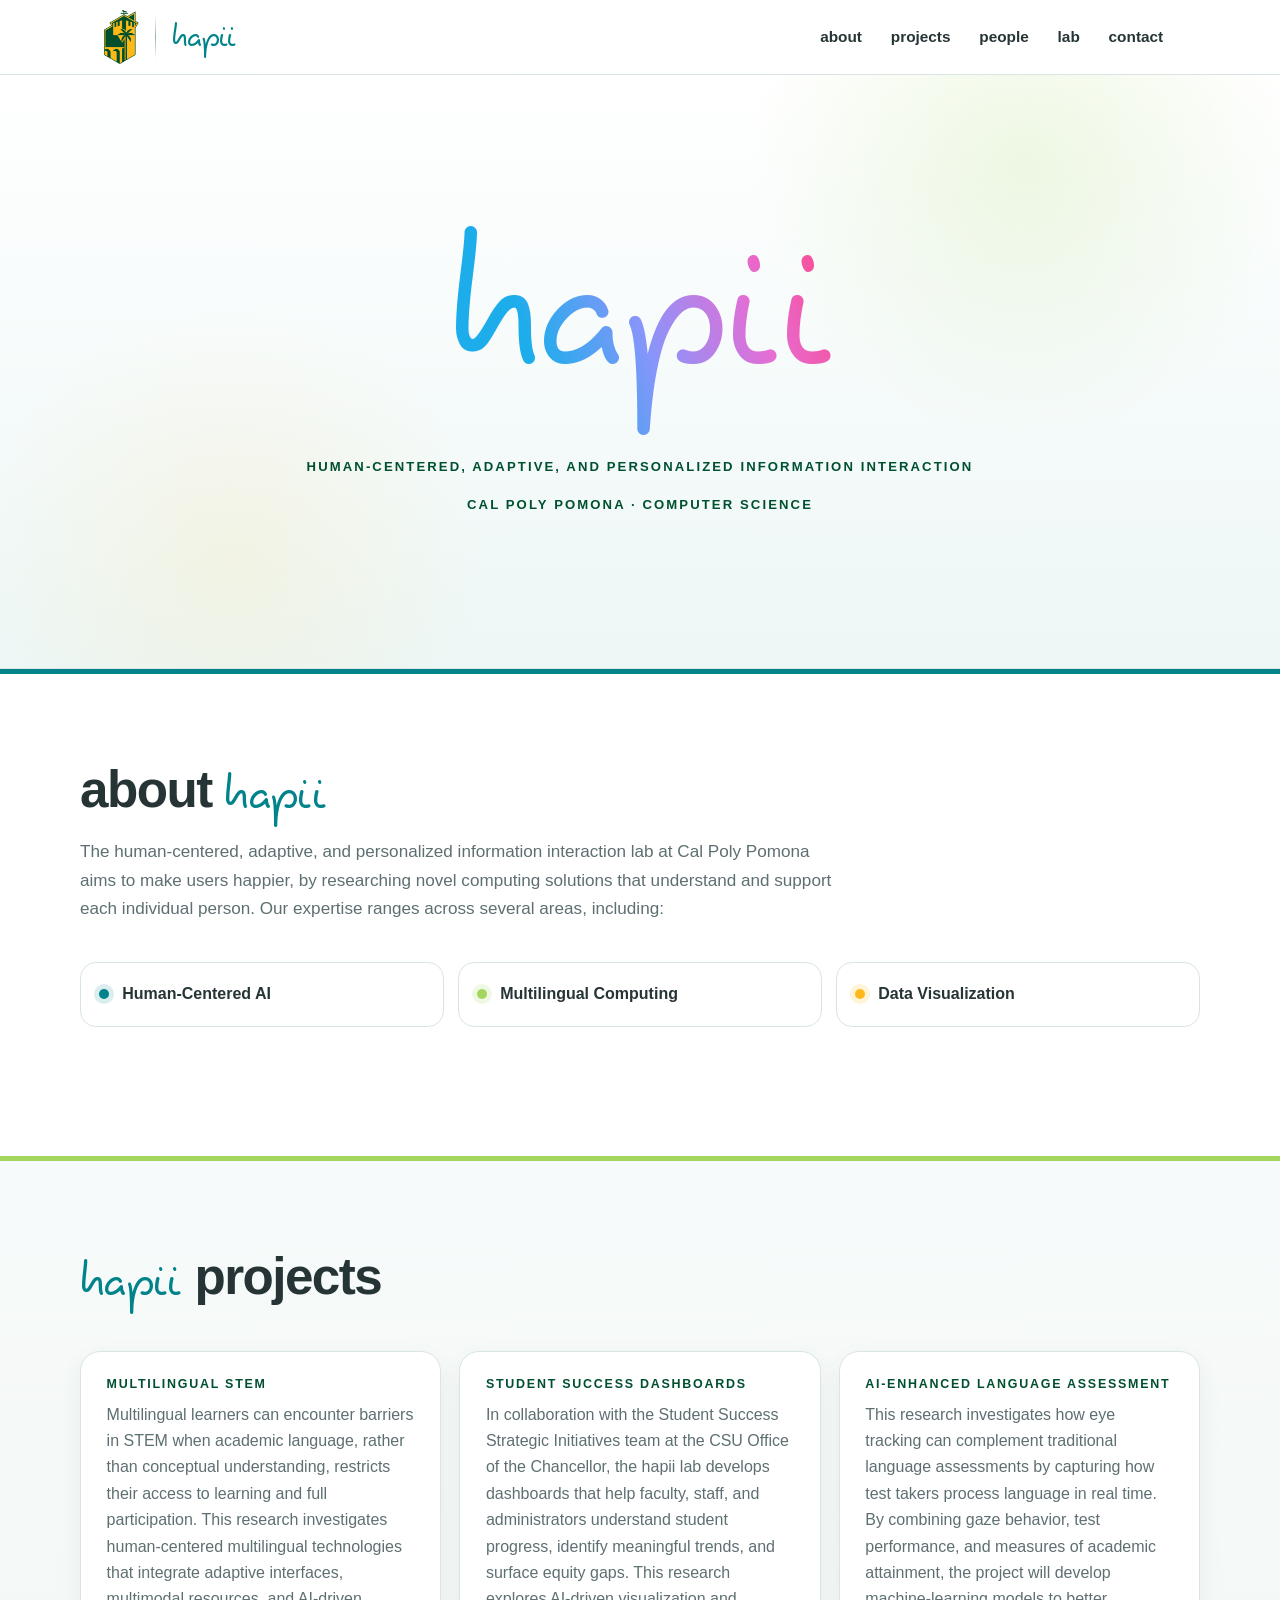
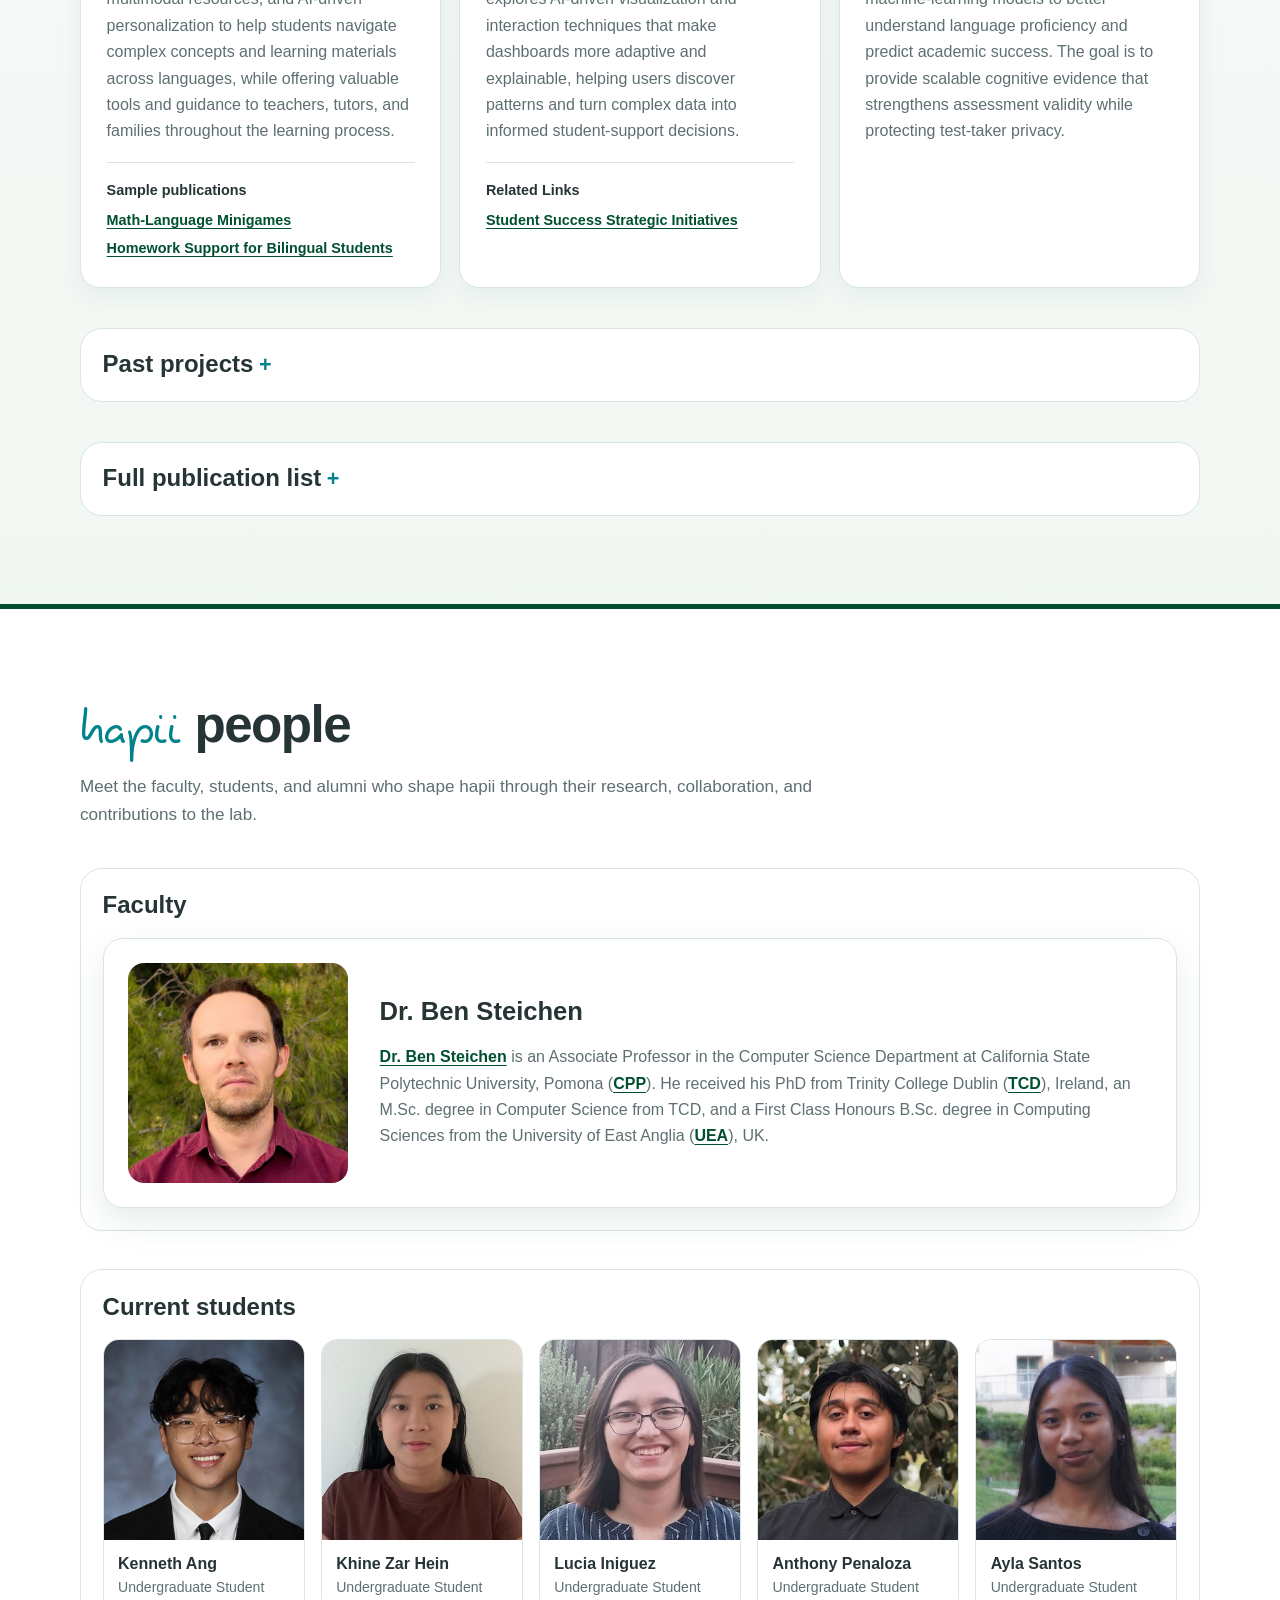
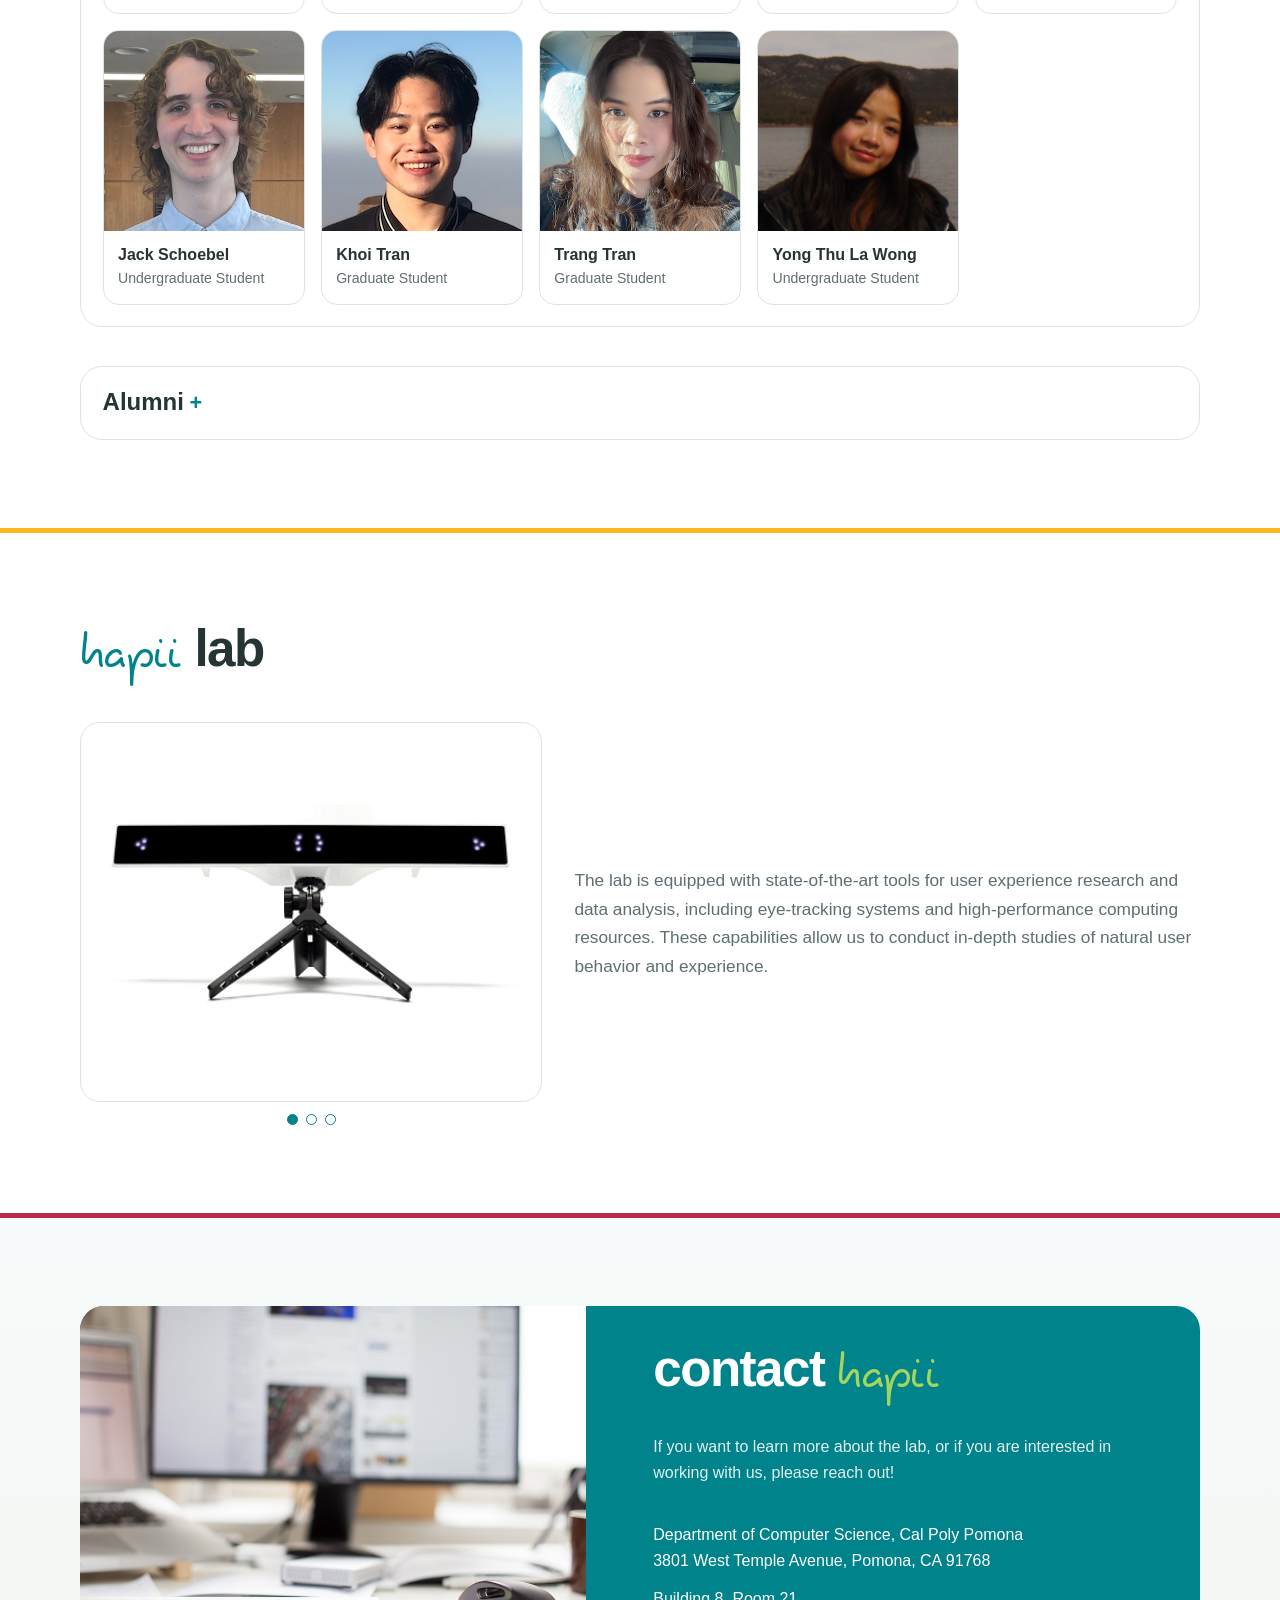
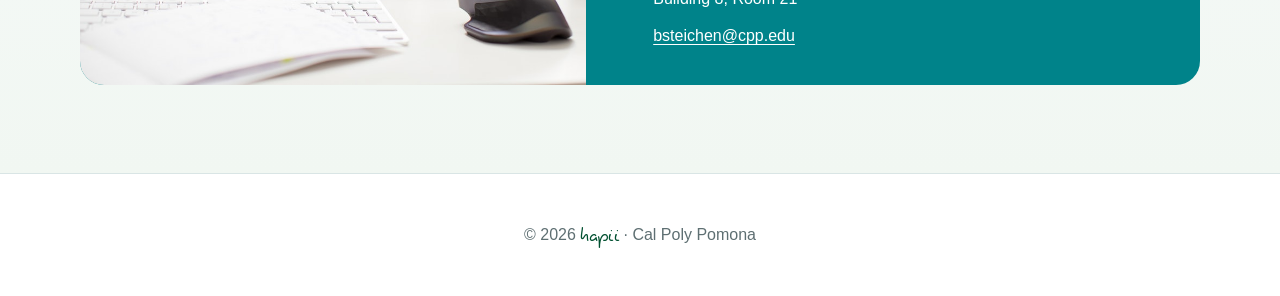
<file: index.html>
<!DOCTYPE html>
<html lang="en">
<head>
  <script async src="https://www.googletagmanager.com/gtag/js?id=G-J1BKKGDNJW"></script>
  <script>
    window.dataLayer = window.dataLayer || [];
    function gtag(){dataLayer.push(arguments);}
    gtag('js', new Date());

    gtag('config', 'G-J1BKKGDNJW');
  </script>
  <meta charset="utf-8">
  <meta name="viewport" content="width=device-width, initial-scale=1">
  <meta name="description" content="The hapii Lab at Cal Poly Pomona researches human-centered, adaptive, and personalized information interaction.">
  <title>the hapii Lab | Cal Poly Pomona</title>
  <link rel="icon" type="image/png" href="images/favicon.png">
  <style>
    @font-face {
      font-family: "Pecita";
      src: url("css/pecita.woff2") format("woff2");
      font-display: swap;
    }

    :root {
      --teal: #00838a;
      --teal-dark: #005030;
      --teal-soft: #edf7f6;
      --cpp-green: #005030;
      --avocado: #a4d65e;
      --lime: var(--avocado);
      --yellow: #ffb81c;
      --burgundy: #b52b4c;
      --ink: #263436;
      --muted: #5e6f72;
      --line: #d9e5e5;
      --white: #ffffff;
      --surface: #f7fafa;
      --shadow: 0 14px 35px rgba(25, 68, 71, 0.10);
      --radius: 20px;
      --max: 1120px;
    }

    * { box-sizing: border-box; }
    html { scroll-behavior: smooth; }
    body {
      margin: 0;
      color: var(--ink);
      background: var(--white);
      font-family: "Assistant", "Segoe UI", Arial, sans-serif;
      line-height: 1.65;
      -webkit-font-smoothing: antialiased;
    }
    img { display: block; max-width: 100%; }
    a { color: var(--teal-dark); text-decoration-thickness: 1px; text-underline-offset: 3px; }
    a:hover { color: var(--teal); }
    button, a { -webkit-tap-highlight-color: transparent; }

    .skip-link {
      position: fixed; left: 1rem; top: -5rem; z-index: 1000;
      padding: .7rem 1rem; border-radius: 10px; background: var(--ink); color: white;
    }
    .skip-link:focus { top: 1rem; }

    .site-header {
      position: sticky; top: 0; z-index: 100;
      background: rgba(255,255,255,.96);
      backdrop-filter: blur(10px);
      border-bottom: 1px solid var(--line);
    }
    .nav-wrap {
      max-width: var(--max); margin: 0 auto; min-height: 74px;
      padding: 0 24px; display: flex; align-items: center; justify-content: space-between; gap: 2rem;
    }
    .brand {
      display: inline-flex; align-items: center; gap: 1rem;
      line-height: 1; text-decoration: none; white-space: nowrap;
      padding: .25rem 0;
    }
    .cpp-link,
    .hapii-link {
      display: inline-flex;
      align-items: center;
      text-decoration: none;
    }
    .cpp-link {
      height: 54px;
      flex: 0 0 auto;
      transition: none;
    }
    .cpp-link:hover,
    .cpp-link:focus-visible { opacity: .82; }
    .cpp-logo {
      display: block;
      width: auto;
      height: 54px;
      object-fit: contain;
    }
    .brand-divider {
      width: 1px;
      height: 44px;
      flex: 0 0 auto;
      background: linear-gradient(180deg, transparent, rgba(0,80,48,.42), transparent);
    }
    .hapii-link {
      color: inherit;
      transform: translateY(3px);
    }
    .hapii-header-wordmark {
      display: inline-block;
      font-size: clamp(1.75rem, 3vw, 2.25rem);
      line-height: .9;
      transition: color .18s ease;
    }
    .hapii-link:hover .hapii-header-wordmark,
    .hapii-link:focus-visible .hapii-header-wordmark { color: var(--teal-dark); }
    .hapii-wordmark {
      font-family: "Pecita", cursive;
      font-weight: 400;
      letter-spacing: -.03em;
      color: var(--teal);
    }
    .hapii-wordmark.is-animated {
      background: linear-gradient(68.7deg,  rgba(29,173,235,1) 11%, rgba(137,149,250,1) 22%, rgba(229,109,212,1) 33%, rgba(255,68,128,1) 44%, rgba(255, 184, 28,1) 55%, rgba(255,68,128,1) 66%, rgba(229,109,212,1) 77%, rgba(137,149,250,1) 88%, rgba(29,173,235,1) 99%);
      background-size: 260% 100%;
      -webkit-background-clip: text;
      background-clip: text;
      color: transparent;
      -webkit-text-fill-color: transparent;
      animation: hapiiFlow 28s linear infinite;
    }
    @keyframes hapiiFlow {
      0% { background-position: 0% 50%; }
      100% { background-position: 260% 50%; }
    }
    .nav-links { display: flex; align-items: center; gap: .2rem; }
    .nav-links a {
      color: var(--ink); text-decoration: none; font-size: .96rem; font-weight: 700;
      padding: .7rem .8rem; border-radius: 999px;
    }
    .nav-links a:hover, .nav-links a:focus-visible { background: var(--teal-soft); color: var(--teal-dark); }
    .menu-toggle {
      display: none; border: 1px solid var(--line); background: var(--white); color: var(--ink);
      width: 44px; height: 44px; border-radius: 12px; font-size: 1.3rem; cursor: pointer;
    }

    .hero {
      min-height: 66vh; display: grid; place-items: center;
      padding: 86px 24px 76px;
      background:
        radial-gradient(circle at 80% 15%, rgba(164,214,94,.17), transparent 24%),
        radial-gradient(circle at 18% 82%, rgba(255,184,28,.09), transparent 22%),
        linear-gradient(180deg, #ffffff 0%, var(--teal-soft) 100%);
      border-bottom: 1px solid var(--line);
    }
    .hero-inner { max-width: 900px; text-align: center; }
    .logo-text { display: flex; flex-direction: column; align-items: center; }
    .hero-logo {
      display: block; margin: 0 0 1rem;
      font-size: clamp(7rem, 20vw, 13rem);
      line-height: 1.05;
    }
    .kicker {
      margin: 0 0 1rem; color: var(--teal-dark); font-size: .82rem; font-weight: 800;
      text-transform: uppercase; letter-spacing: .16em;
    }
    .hero h1 {
      margin: 0 auto; max-width: 760px; font-size: clamp(1.8rem, 4.1vw, 3.15rem); line-height: 1.12;
      letter-spacing: -.025em; font-weight: 400; text-transform: lowercase;
    }
    .hero h1 span { color: inherit; }
    .hero .lead {
      margin: 1.5rem auto 0; max-width: 740px; color: var(--muted);
      font-size: clamp(1.08rem, 2.2vw, 1.35rem);
    }
    .hero-actions { display: flex; flex-wrap: wrap; justify-content: center; gap: .75rem; margin-top: 2rem; }
    .button {
      display: inline-flex; align-items: center; justify-content: center; min-height: 46px;
      padding: .75rem 1.1rem; border-radius: 999px; text-decoration: none; font-weight: 800;
      border: 1px solid var(--teal);
    }
    .button.primary { background: var(--teal); color: white; }
    .button.primary:hover { background: var(--teal-dark); color: white; }
    .button.secondary { background: white; color: var(--teal-dark); }

    .section { padding: 88px 24px; }
    .section.alt { background: linear-gradient(180deg, #f7fafa 0%, #f1f7f2 100%); }
    #about { border-top: 5px solid var(--teal); }
    #projects { border-top: 5px solid var(--avocado); }
    #people { border-top: 5px solid var(--cpp-green); }
    #lab { border-top: 5px solid var(--yellow); }
    #contact { border-top: 5px solid var(--burgundy); }
    .section-inner { max-width: var(--max); margin: 0 auto; }
    .section-heading { max-width: 760px; margin-bottom: 2.4rem; }
    .eyebrow {
      display: block; color: var(--teal-dark); font-size: .78rem; font-weight: 800;
      text-transform: uppercase; letter-spacing: .14em; margin-bottom: .55rem;
    }
    h2 { margin: 0 0 .85rem; font-size: clamp(2rem, 4vw, 3.25rem); line-height: 1.08; letter-spacing: -.03em; }
    h2 .hapii-wordmark { display: inline-block; font-size: 1.08em; line-height: .9; vertical-align: -.02em; }
    h3 { margin: 0 0 .65rem; font-size: 1.35rem; line-height: 1.25; }
    h4 { margin: 0; font-size: 1rem; line-height: 1.25; background:white;}
    .section-heading p { margin: 0; color: var(--muted); font-size: 1.07rem; }

    .focus-grid { display: grid; grid-template-columns: repeat(3, 1fr); gap: 14px; margin: 2rem 0 2.6rem; }
    .focus-item {
      border: 1px solid var(--line); border-radius: 16px; background: white;
      padding: 1.15rem; display: flex; align-items: center; gap: .8rem;
      font-weight: 800;
    }
    .focus-item:nth-child(1) .focus-dot { background: var(--teal); box-shadow: 0 0 0 5px rgba(0,131,138,.14); }
    .focus-item:nth-child(2) .focus-dot { background: var(--avocado); box-shadow: 0 0 0 5px rgba(164,214,94,.18); }
    .focus-item:nth-child(3) .focus-dot { background: var(--yellow); box-shadow: 0 0 0 5px rgba(255,184,28,.17); }
    .focus-dot { width: 10px; height: 10px; flex: 0 0 auto; border-radius: 50%; }

    .current-projects-heading { margin: 0 0 0.9rem; font-size: 1.05rem; font-weight: 700; letter-spacing: 0.01em; color: var(--ink); }
    .research-grid { display: grid; grid-template-columns: repeat(3, 1fr); gap: 18px; }
    .research-grid + .research-grid { margin-top: 2.5rem; }
    .research-card {
      border: 1px solid var(--line); border-radius: var(--radius); background: white; padding: 1.6rem;
      box-shadow: 0 8px 24px rgba(25,68,71,.06);
    }
    .research-card p { margin: 0; color: var(--muted); }
    .research-card a {font-weight: 700;}
    .publication-links { margin-top: 1.1rem; padding-top: 1rem; border-top: 1px solid var(--line); }
    .publication-links strong { display: block; margin-bottom: .35rem; color: var(--ink); font-size: .9rem; }
    .publication-links a, .publication-links .publication-in-press { display: block; font-size: .9rem; font-weight: 700; }
    .publication-links a + a, .publication-links a + .publication-in-press, .publication-links .publication-in-press + a { margin-top: .3rem; }
    .publication-links .publication-in-press { color: var(--muted); }
    details.publications {
      margin-top: 2.5rem; padding: 1.35rem; border: 1px solid var(--line); border-radius: 22px;
      background: white;
    }
    details.publications > summary {
      cursor: pointer; list-style: none; display: flex; align-items: center; gap: .35rem;
      font-size: 1.5rem; line-height: 1.2; font-weight: 700; color: var(--ink); justify-content: flex-start;
    }
    details.publications > summary::-webkit-details-marker { display: none; }
    details.publications > summary::after { content: "+"; margin-left: 0; color: var(--teal); font-size: 1.35rem; font-weight: 600; }
    details.publications[open] > summary::after { content: "-"; }
    details.project-group {
      margin-top: 2.5rem; padding: 1.35rem;
      border: 1px solid var(--line); border-radius: 22px;
      background: white;
    }
    details.project-group > summary {
      cursor: pointer; list-style: none; display: flex; align-items: center; gap: .35rem;
      font-size: 1.5rem; line-height: 1.2; font-weight: 700; color: var(--ink);
      justify-content: flex-start;
    }
    details.project-group > summary::-webkit-details-marker { display: none; }
    details.project-group > summary::after {
      content: "+"; margin-left: 0; color: var(--teal); font-size: 1.35rem; font-weight: 600;
    }
    details.project-group[open] > summary::after { content: "-"; }
    details.project-group .research-grid { margin-top: 1.4rem; }
    .full-publications { margin-top: 1.4rem; }
    .full-publications h4 { margin: 1.4rem 0 .7rem; color: var(--teal-dark); font-size: 1rem; }
    .full-publications h4:first-child { margin-top: 0; }
    .full-publications ul { margin: 0; padding-left: 1.25rem; }
    .full-publications li { margin: 0 0 .75rem; color: var(--muted); }
    .full-publications li:last-child { margin-bottom: 0; }
    .full-publications a { font-weight: 700; }

    .faculty-card {
      display: grid; grid-template-columns: 220px 1fr; gap: 2rem; align-items: center;
      padding: 1.5rem; background: white; border: 1px solid var(--line); border-radius: var(--radius); box-shadow: var(--shadow);
    }
    .faculty-card img { width: 100%; aspect-ratio: 1; object-fit: cover; border-radius: 16px; }
    .faculty-copy h3 { font-size: 1.6rem; }
    .faculty-copy p { color: var(--muted); margin-bottom: 0; }
    .faculty-copy a { font-weight: 700; }

    .people-group { margin-top: 2rem; }
    .people-group + .people-group { margin-top: 2.4rem; }
    .people-group-title { margin: 0 0 1.1rem; font-size: 1.5rem; }
    .faculty-group, .students-group { padding: 1.35rem; border: 1px solid var(--line); border-radius: 22px; background: rgba(255,255,255,.55); }
    .people-grid { display: grid; grid-template-columns: repeat(5, minmax(0, 1fr)); gap: 16px; }
    .person-card {
      overflow: hidden; background: white; border: 1px solid var(--line); border-radius: 16px;
      transition: transform .18s ease, box-shadow .18s ease;
    }
    .person-card:hover { transform: translateY(-3px); box-shadow: 0 10px 24px rgba(25,68,71,.10); }
    .person-card img { width: 100%; aspect-ratio: 1; object-fit: cover; background: var(--teal-soft); }
    .person-copy { padding: .85rem .9rem 1rem; }
    .person-copy p { margin: .25rem 0 0; color: var(--muted); font-size: .88rem; line-height: 1.35; }

    details.alumni {
      margin-top: 2.4rem; padding: 1.35rem; border: 1px solid var(--line); border-radius: 22px;
      background: rgba(255,255,255,.55); box-shadow: none;
    }
    details.alumni > summary {
      cursor: pointer; list-style: none; display: flex; align-items: center; gap: .65rem;
      margin: 0; padding: 0; border: 0; background: transparent; box-shadow: none;
      font-size: 1.5rem; line-height: 1.2; font-weight: 700; color: var(--ink);
      justify-content: flex-start;
  gap: .35rem;
}
    details.alumni > summary span { font-size: .9rem; font-weight: 500; color: var(--muted); }
    details.alumni > summary::-webkit-details-marker { display: none; }
    details.alumni > summary::after { content: "+"; margin-left: 0; color: var(--teal); font-size: 1.35rem; font-weight: 600; }
    details.alumni[open] > summary::after { content: "-"; }
    details.alumni[open] > summary { margin-bottom: 1.1rem; }
    .alumni-grid { margin-top: 0; padding: 0; }

    .equipment-grid { display: grid; grid-template-columns: minmax(0, .85fr) minmax(0, 1.15fr); gap: 2rem; align-items: center; }
    .lab-carousel-wrap { display: flex; flex-direction: column; gap: .75rem; }
    .lab-carousel { position: relative; width: 100%; height: 380px; overflow: hidden; border-radius: var(--radius); background: white; border: 1px solid var(--line); }
    .lab-carousel img { position: absolute; inset: 0; width: 100%; height: 100%; object-fit: contain; padding: 1.2rem; opacity: 0; transition: opacity .6s ease; }
    .lab-carousel img.is-active { opacity: 1; }
    .lab-carousel-controls { display: flex; justify-content: center; gap: .5rem; }
    .lab-carousel-dot { width: 11px; height: 11px; padding: 0; border: 1px solid var(--teal); border-radius: 50%; background: transparent; cursor: pointer; }
    .lab-carousel-dot.is-active { background: var(--teal); }
    .lab-carousel-dot:hover, .lab-carousel-dot:focus-visible { background: var(--avocado); }
    .equipment-grid p { color: var(--muted); font-size: 1.08rem; }

    .contact-panel {
      display: grid; grid-template-columns: 1fr 1.15fr; gap: 2rem; align-items: stretch;
      background: var(--teal); color: white; border-radius: 24px; overflow: hidden;
    }
    .contact-panel img { width: 100%; height: 100%; min-height: 340px; object-fit: cover; }
    .contact-copy { padding: 2.2rem; display: flex; flex-direction: column; justify-content: center; }
    .contact-copy .eyebrow { color: var(--avocado); }
    .contact-copy h2 { color: white; }
    .contact-copy h2 .hapii-wordmark { color: var(--avocado); }
    .contact-copy p { color: rgba(255,255,255,.88); }
    address { font-style: normal; margin-top: 1.2rem; display: grid; gap: .7rem; }
    address a { color: white; }

    footer { border-top: 1px solid var(--line); padding: 2rem 24px; text-align: center; color: var(--muted); }
    footer .brand-inline {
      display: inline-block;
      font-family: "Pecita", cursive;
      font-size: 1.35em;
      line-height: .8;
      letter-spacing: -.03em;
      color: var(--cpp-green);
      vertical-align: -.08em;
    }

    :focus-visible { outline: 3px solid rgba(0,131,138,.28); outline-offset: 3px; }


    @media (max-width: 900px) {
      .people-grid { grid-template-columns: repeat(3, 1fr); }
      .faculty-card, .equipment-grid, .contact-panel { grid-template-columns: 1fr; }
      .faculty-card img { max-width: 260px; }
      .contact-panel img { max-height: 360px; }
    }
    @media (max-width: 720px) {
      .nav-wrap { min-height: 66px; padding: 0 18px; gap: 1rem; }
      .cpp-link { height: 44px; }
      .cpp-logo { height: 44px; }
      .brand-divider { height: 36px; }
      .hapii-header-wordmark { font-size: 1.8rem; }
      .menu-toggle { display: inline-grid; place-items: center; }
      .nav-links {
        display: none; position: absolute; left: 12px; right: 12px; top: 72px;
        padding: .65rem; background: white; border: 1px solid var(--line); border-radius: 16px;
        box-shadow: var(--shadow); flex-direction: column; align-items: stretch;
      }
      .nav-links.open { display: flex; }
      .nav-links a { border-radius: 10px; }
      .hero {
        min-height: auto;
        padding: 64px 20px 58px;
      }
      .hero-inner { max-width: 520px; }
      .hero-logo {
        margin-bottom: 1.15rem;
        font-size: clamp(5.4rem, 27vw, 8rem);
        line-height: .92;
      }
      .kicker {
        max-width: 24rem;
        margin: 0 auto;
        font-size: clamp(.78rem, 3.4vw, .92rem);
        line-height: 1.55;
        letter-spacing: .09em;
        text-wrap: balance;
      }
      .section { padding: 68px 20px; }
      .focus-grid, .research-grid { grid-template-columns: 1fr; }
      .people-grid { grid-template-columns: repeat(2, 1fr); }
    }
    @media (max-width: 460px) {
      .brand { gap: .75rem; }
      .cpp-link { height: 36px; }
      .cpp-logo { height: 36px; }
      .brand-divider { height: 30px; }
      .hapii-header-wordmark { font-size: 1.65rem; }
      .hero { padding: 54px 18px 50px; }
      .hero-logo { font-size: clamp(4.8rem, 29vw, 6.6rem); }
      .kicker {
        max-width: 19rem;
        font-size: .76rem;
        line-height: 1.6;
        letter-spacing: .075em;
      }
      .hero-actions { flex-direction: column; align-items: stretch; }
      .button { width: 100%; }
    }
    @media (prefers-reduced-motion: reduce) {
      html { scroll-behavior: auto; }
      .hapii-wordmark.is-animated { animation: none; background-position: 50% 50%; }
      *, *::before, *::after { animation-duration: .01ms !important; transition-duration: .01ms !important; }
    }
  </style>
</head>
<body>
  <a class="skip-link" href="#main">Skip to main content</a>

  <header class="site-header">
    <nav class="nav-wrap" aria-label="Primary navigation">
      <div class="brand">
        <a class="cpp-link" href="https://www.cpp.edu/" aria-label="Cal Poly Pomona home">
          <img class="cpp-logo" src="logo.png" alt="Cal Poly Pomona">
        </a>
        <span class="brand-divider" aria-hidden="true"></span>
        <a class="hapii-link" href="#top" aria-label="hapii Lab home">
          <span class="hapii-wordmark hapii-header-wordmark">hapii</span>
        </a>
      </div>
      <button class="menu-toggle" type="button" aria-expanded="false" aria-controls="nav-links" aria-label="Open navigation">☰</button>
      <div class="nav-links" id="nav-links">
        <a href="#about">about</a>
        <a href="#projects">projects</a>
        <a href="#people">people</a>
        <a href="#lab">lab</a>
        <a href="#contact">contact</a>
      </div>
    </nav>
  </header>

  <main id="main">
    <section class="hero" id="top" aria-labelledby="hero-title">
      <div class="hero-inner logo-text">
        <div class="hero-logo hapii-wordmark is-animated" aria-hidden="true">hapii</div>

        <p class="kicker">human-centered, adaptive, and personalized information interaction</p>
        <p class="kicker">Cal Poly Pomona · Computer Science</p>
      </div>
    </section>

    <section class="section" id="about">
      <div class="section-inner">
        <div class="section-heading">
          <h2>about <span class="hapii-wordmark">hapii</span></h2>
          
          <p>The human-centered, adaptive, and personalized information interaction lab at Cal Poly Pomona aims to make users happier, by researching novel computing solutions that understand and support each individual person. Our expertise ranges across several areas, including:</p>
        </div>

        <div class="focus-grid" aria-label="Research areas">
          <div class="focus-item"><span class="focus-dot" aria-hidden="true"></span>Human-Centered AI</div>
          <div class="focus-item"><span class="focus-dot" aria-hidden="true"></span>Multilingual Computing</div>
          <div class="focus-item"><span class="focus-dot" aria-hidden="true"></span>Data Visualization</div>
        </div>

      </div>
    </section>

    <section class="section alt" id="projects">
      <div class="section-inner">
        <div class="section-heading">
          <h2><span class="hapii-wordmark">hapii</span> projects</h2>
        </div>
        <div class="research-grid">
          <article class="research-card">
            <h3 class="eyebrow">Multilingual STEM</h3>
            <p>Multilingual learners can encounter barriers in STEM when academic language, rather than conceptual understanding, restricts their access to learning and full participation. This research investigates human-centered multilingual technologies that integrate adaptive interfaces, multimodal resources, and AI-driven personalization to help students navigate complex concepts and learning materials across languages, while offering valuable tools and guidance to teachers, tutors, and families throughout the learning process.</p>
            <div class="publication-links">
              <strong>Sample publications</strong>
              <a href="https://inria.hal.science/hal-05629465/document" target="_blank" rel="noopener">Math-Language Minigames</a>
              <a href="https://dl.acm.org/doi/pdf/10.1145/3773077.3812145" target="_blank" rel="noopener">Homework Support for Bilingual Students</a>
            </div>
          </article>
          
          <article class="research-card">
            <h3 class="eyebrow">Student Success Dashboards</h3>
            <p>In collaboration with the Student Success Strategic Initiatives team at the CSU Office of the Chancellor, the hapii lab develops dashboards that help faculty, staff, and administrators understand student progress, identify meaningful trends, and surface equity gaps. This research explores AI-driven visualization and interaction techniques that make dashboards more adaptive and explainable, helping users discover patterns and turn complex data into informed student-support decisions.</p>
            <div class="publication-links">
              <strong>Related Links</strong>
              <a href="https://www.calstate.edu/data-center/student-success-strategic-initiatives/Pages/default.aspx" target="_blank" rel="nooperner">Student Success Strategic Initiatives</a>
            </div>
          </article>

          <article class="research-card">
            <h3 class="eyebrow">AI-Enhanced Language Assessment</h3>
            <p>This research investigates how eye tracking can complement traditional language assessments by capturing how test takers process language in real time. By combining gaze behavior, test performance, and measures of academic attainment, the project will develop machine-learning models to better understand language proficiency and predict academic success. The goal is to provide scalable cognitive evidence that strengthens assessment validity while protecting test-taker privacy.</p>
          </article>
        </div>
        <details class="project-group">
          <summary>Past projects</summary>
          <div class="research-grid">
            <article class="research-card">
              <h3 class="eyebrow">Personalized Multilingual Information Access</h3>
              <p>This research investigated how multilingual users search for, select, and consume information across languages. It examined multilingual information seeking across desktop and mobile interfaces, including whether eye-gaze behavior can be used to infer a search user’s language proficiency, as well as methods for overcoming language silos in recommender systems. The work seeks to design adaptive information access systems that better support multilingual users’ language preferences, needs, and search behaviors.</p>
              <div class="publication-links">
                <strong>Sample publications</strong>
                <a href="https://asistdl.onlinelibrary.wiley.com/doi/full/10.1002/asi.24443" target="_blank" rel="noopener">How Do Multilingual Users Search?</a>
                <a href="https://www.tandfonline.com/doi/full/10.1080/10447318.2019.1662636" target="_blank" rel="noopener">Multilingual News</a>
              </div>
            </article>
            <article class="research-card">
              <h3 class="eyebrow">Adaptive Information Visualization</h3>
              <p>This research explored how information visualizations can adapt to individual differences in users’ characteristics, abilities, and preferences. It investigated interactive visualization aids and used eye-tracking data with computational modeling to infer human factors that influence how users process visual information during complex visual analysis tasks. The findings support adaptive, personalized visualization systems that provide appropriate assistance based on each user’s characteristics and behavior.</p>
              <div class="publication-links">
                <strong>Sample publications</strong>
                <a href="https://www.frontiersin.org/articles/10.3389/frai.2019.00022/full" target="_blank" rel="noopener">Towards Adaptive Information Visualization</a>
                <a href="https://link.springer.com/chapter/10.1007/978-3-031-55109-3_7" target="_blank" rel="noopener">Computational Methods to Infer Human Factors</a>
              </div>
            </article>
            <article class="research-card">
              <h3 class="eyebrow">Misleading Visualizations and Human-AI Synergy</h3>
              <p>This research investigated why people are susceptible to misleading data visualizations and how AI can reduce misinterpretation. It examined how visualization literacy, user characteristics, visualization design, and device context affect comprehension, while comparing human performance and AI performance to determine when personalized assistance is most valuable. The work advances context-aware support that helps users recognize manipulation and interpret visual evidence accurately and confidently.</p>
              <div class="publication-links">
                <strong>Sample publication</strong>
                <span class="publication-in-press">Humans and AI against Misleading Information Visualizations (in press)</span>
              </div>
            </article>
          </div>
        </details>
        <details class="publications">
          <summary>Full publication list</summary>
          <div class="full-publications">
            <h4>Book chapter</h4>
            <ul>
              <li>Steichen, B. <a href="https://doi.org/10.1007/978-3-031-55109-3_7" target="_blank" rel="noopener">Computational Methods to Infer Human Factors for Adaptation and Personalization Using Eye Tracking</a>. <em>A Human-Centered Perspective of Intelligent Personalized Environments and Systems</em>, Human-Computer Interaction Series, Springer, 2024.</li>
            </ul>

            <h4>Journal, conference, and workshop articles</h4>
            <ul>
              <li>Steichen, B., Isaacs, M., To, S., Tran, K., and Varela, D. Humans and AI against Misinformation-Understanding the Role of User Characteristics on Susceptibility to Misleading Visualizations &amp; the Potential of AI Assistance. SYNERGY 2026, co-located with AVI 2026, <em>in press</em>, 2026.</li>
              <li>Steichen, B., Mahadevappa, S., Gershman, M., Geronimo, M., Kermad, A., Stoehr, K., and Figueira, S. <a href="https://inria.hal.science/hal-05629465/document" target="_blank" rel="noopener">Math-Language Minigames-Helping Bilingual Children Learn Mathematics by Closing the Language Gap</a>. International Workshop on Designing Advanced Interfaces for Learning and Teaching, co-located with AVI 2026, 2026.</li>
              <li>Mahadevappa, S., Dasari, W. W., Nagalapatti, G., Steichen, B., and Figueira, S. <a href="https://dl.acm.org/doi/pdf/10.1145/3773077.3812145" target="_blank" rel="noopener">MathTarea: Mathematics Homework Support for Bilingual Students</a>. IDC ’26, pp. 1179-1185, 2026.</li>
              <li>Steichen, B., Ling, C., and Figueira, S. <a href="https://www.tandfonline.com/doi/abs/10.1080/10447318.2023.2238978" target="_blank" rel="noopener">Multilingual News Search-A Comparative User Study of Desktop and Mobile Interfaces</a>. <em>International Journal of Human-Computer Interaction</em>, 40(19), pp. 5648-5663, 2024.</li>
              <li>Steichen, B., Kosasih, W., and Becerra, C. <a href="https://dl.acm.org/doi/abs/10.1145/3498366.3505771" target="_blank" rel="noopener">Inferring Search User Language Proficiency from Eye Gaze Data</a>. CHIIR 2022, pp. 211-220, 2022.</li>
              <li>Fu, B., and Steichen, B. <a href="https://dl.acm.org/doi/fullHtml/10.1145/3531073.3531081" target="_blank" rel="noopener">Impending Success or Failure? An Investigation of Gaze-Based User Predictions During Interaction with Ontology Visualizations</a>. AVI 2022, Article 7, pp. 1-9, 2022.</li>
              <li>Fu, B., and Steichen, B. <a href="https://www.inderscienceonline.com/doi/abs/10.1504/IJIIDS.2022.120143" target="_blank" rel="noopener">Supporting User-Centered Ontology Visualization: Predictive Analytics Using Eye Gaze to Enhance Human-Ontology Interaction</a>. <em>International Journal of Intelligent Information and Database Systems</em>, 15(1), 2022.</li>
              <li>Steichen, B., and Lowe, R. <a href="https://asistdl.onlinelibrary.wiley.com/doi/full/10.1002/asi.24443" target="_blank" rel="noopener">How Do Multilingual Users Search? An Investigation of Query and Result List Language Choices</a>. <em>Journal of the Association for Information Science and Technology</em>, 72(6), pp. 759-776, 2021.</li>
              <li>Steichen, B., and Fu, B. <a href="https://www.frontiersin.org/articles/10.3389/fcomp.2020.562290/full" target="_blank" rel="noopener">Cognitive Style and Information Visualization-Modeling Users Through Eye Gaze Data</a>. <em>Frontiers in Computer Science</em>, 2, 49, 2020.</li>
              <li>Steichen, B., Castillo, C., and Scroggins, K. <a href="https://dl.acm.org/doi/abs/10.1145/3340631.3394877" target="_blank" rel="noopener">Personalized Multilingual Search-Predicting Search Result List Language Preferences</a>. UMAP 2020, pp. 343-347, 2020.</li>
              <li>Steichen, B., Fu, B., and Nguyen, T. <a href="https://dl.acm.org/doi/abs/10.1145/3340631.3394881" target="_blank" rel="noopener">Inferring Cognitive Style from Eye Gaze Behavior During Information Visualization Usage</a>. UMAP 2020, pp. 348-352, 2020.</li>
              <li>Fu, B., Steichen, B., and McBride, A. <a href="https://dl.acm.org/doi/10.1145/3405962.3405966" target="_blank" rel="noopener">Tumbling to Succeed: A Predictive Analysis of User Success in Interactive Ontology Visualization</a>. WIMS ’20, 2020.</li>
              <li>Ling, C., Steichen, B., and Figueira, S. <a href="https://www.tandfonline.com/doi/full/10.1080/10447318.2019.1662636" target="_blank" rel="noopener">Multilingual News-An Investigation of Consumption, Querying, and Search Result Selection Behaviors</a>. <em>International Journal of Human-Computer Interaction</em>, 36(6), 2019.</li>
              <li>Steichen, B., and Fu, B. <a href="https://www.frontiersin.org/articles/10.3389/frai.2019.00022/full" target="_blank" rel="noopener">Towards Adaptive Information Visualization-A Study of Information Visualization Aids and the Role of User Cognitive Style</a>. <em>Frontiers in Artificial Intelligence</em>, 2, 22, 2019.</li>
              <li>Fu, B., Steichen, B., and Zhang, W. <a href="https://dx.doi.org/10.1142/S1793351X1940018X" target="_blank" rel="noopener">Towards Adaptive Ontology Visualization-Predicting User Success from Behavioral Data</a>. <em>International Journal of Semantic Computing</em>, 13(4), 2019.</li>
              <li>Fu, B., and Steichen, B. <a href="https://ieeexplore.ieee.org/stamp/stamp.jsp?tp=&arnumber=8665670" target="_blank" rel="noopener">Using Behavior Data to Predict User Success in Ontology Class Mapping-An Application of Machine Learning in Interaction Analysis</a>. ICSC 2019, pp. 216-223, <em>Best Paper nominee</em>, 2019.</li>
              <li>Ling, C., Steichen, B., and Choulos, A. <a href="https://dl.acm.org/citation.cfm?id=3176383" target="_blank" rel="noopener">A Comparative User Study of Interactive Multilingual Search Interfaces</a>. CHIIR ’18, pp. 211-220, 2018.</li>
            </ul>

            <h4>Conference posters</h4>
            <ul>
              <li>Gadon, A., Steichen, B., and Leon, J. Bridging the Online Language Gap with Polyvox. Southern California Conferences for Undergraduate Research, 2019.</li>
              <li>Castillo, C., Scroggins, K., and Steichen, B. Supporting Multilingual Users Through Personalized Multilingual Search. Southern California Conferences for Undergraduate Research, 2019.</li>
              <li>Daroy, P., and Steichen, B. Personalized Information Visualization Through the Use of Adaptive Overlays. Southern California Conferences for Undergraduate Research, 2019.</li>
              <li>Castillo, C., Chen, K., and Steichen, B. Towards Multilingual Search-Gathering Multilingual Query Logs Using Crowdsourcing. Southern California Conferences for Undergraduate Research, 2018.</li>
              <li>Pierre-Louis, D., Arima, J., and Steichen, B. Cookies for Breakfast, Lunch, and Dinner: Designing a GDPR-Compliant Accountability Tool for Web Services and Web Apps. Southern California Conferences for Undergraduate Research, 2018.</li>
            </ul>
          </div>
        </details>
      </div>
    </section>

    <section class="section" id="people">
      <div class="section-inner">
        <div class="section-heading">
          <h2><span class="hapii-wordmark">hapii</span> people</h2>
          <p>Meet the faculty, students, and alumni who shape hapii through their research, collaboration, and contributions to the lab.</p>
        </div>

        <div class="people-group faculty-group">
          <h3 class="people-group-title">Faculty</h3>
          <div class="faculty-card">
          <img src="images/Steichen.jpg" alt="Dr. Ben Steichen" loading="lazy" decoding="async">
          <div class="faculty-copy">
            <h3>Dr. Ben Steichen</h3>
            <p><a href="https://www.cpp.edu/faculty/bsteichen/">Dr. Ben Steichen</a> is an Associate Professor in the Computer Science Department at California State Polytechnic University, Pomona (<a href="http://www.cpp.edu">CPP</a>). He received his PhD from Trinity College Dublin (<a href="https://www.tcd.ie">TCD</a>), Ireland, an M.Sc. degree in Computer Science from TCD, and a First Class Honours B.Sc. degree in Computing Sciences from the University of East Anglia (<a href="https://www.uea.ac.uk">UEA</a>), UK.</p>
          </div>
          </div>
        </div>

        <div class="people-group students-group">
          <h3 class="people-group-title">Current students</h3>
        <div class="people-grid">
    <article class="person-card">
      <img src="images/Kenneth.jpg" alt="Kenneth Ang" loading="lazy" decoding="async">
      <div class="person-copy">
        <h4>Kenneth Ang</h4>
        <p>Undergraduate Student</p>
      </div>
    </article>
    <article class="person-card">
      <img src="images/Khine.jpg" alt="Khine Zar Hein" loading="lazy" decoding="async">
      <div class="person-copy">
        <h4>Khine Zar Hein</h4>
        <p>Undergraduate Student</p>
      </div>
    </article>
    <article class="person-card">
      <img src="images/Lucia.jpg" alt="Lucia Iniguez" loading="lazy" decoding="async">
      <div class="person-copy">
        <h4>Lucia Iniguez</h4>
        <p>Undergraduate Student</p>
      </div>
    </article>
    <article class="person-card">
      <img src="images/Anthony.jpg" alt="Anthony Penaloza" loading="lazy" decoding="async">
      <div class="person-copy">
        <h4>Anthony Penaloza</h4>
        <p>Undergraduate Student</p>
      </div>
    </article>
    <article class="person-card">
      <img src="images/Ayla.jpg" alt="Ayla Santos" loading="lazy" decoding="async">
      <div class="person-copy">
        <h4>Ayla Santos</h4>
        <p>Undergraduate Student</p>
      </div>
    </article>
<article class="person-card">
      <img src="images/Jack.jpg" alt="Jack Schoebel" loading="lazy" decoding="async">
      <div class="person-copy">
        <h4>Jack Schoebel</h4>
        <p>Undergraduate Student</p>
      </div>
    </article>
<article class="person-card">
      <img src="images/Khoi.jpg" alt="Khoi Tran" loading="lazy" decoding="async">
      <div class="person-copy">
        <h4>Khoi Tran</h4>
        <p>Graduate Student</p>
      </div>
    </article>
<article class="person-card">
      <img src="images/Trang.jpg" alt="Trang Tran" loading="lazy" decoding="async">
      <div class="person-copy">
        <h4>Trang Tran</h4>
        <p>Graduate Student</p>
      </div>
    </article>
<article class="person-card">
      <img src="images/Yong.jpg" alt="Yong Thu La Wong" loading="lazy" decoding="async">
      <div class="person-copy">
        <h4>Yong Thu La Wong</h4>
        <p>Undergraduate Student</p>
      </div>
    </article>
        </div>
        </div>

          <details class="alumni">
          <summary>Alumni</summary>
          <div class="people-grid alumni-grid">
            <article class="person-card alumni-card">
      <img src="images/kyle.png" alt="Kyle Ah-Tye" loading="lazy" decoding="async">
      <div class="person-copy">
        <h4>Kyle Ah-Tye</h4>
        <p>Graduate Student</p>
      </div>
    </article>
<article class="person-card alumni-card">
      <img src="images/ethan.jpg" alt="Ethan Bautista" loading="lazy" decoding="async">
      <div class="person-copy">
        <h4>Ethan Bautista</h4>
        <p>Undergraduate Student</p>
      </div>
    </article>
<article class="person-card alumni-card">
      <img src="images/christian.jpg" alt="Christian Becerra" loading="lazy" decoding="async">
      <div class="person-copy">
        <h4>Christian Becerra</h4>
        <p>Graduate Student</p>
      </div>
    </article>
<article class="person-card alumni-card">
      <img src="images/Castillo.png" alt="Carla Castillo" loading="lazy" decoding="async">
      <div class="person-copy">
        <h4>Carla Castillo</h4>
        <p>Undergraduate Student</p>
      </div>
    </article>
<article class="person-card alumni-card">
      <img src="images/kailie.png" alt="Kailie Chang" loading="lazy" decoding="async">
      <div class="person-copy">
        <h4>Kailie Chang</h4>
        <p>Graduate Student</p>
      </div>
    </article>
<article class="person-card alumni-card">
      <img src="images/Siva.jpg" alt="Siva Charan Mallena" loading="lazy" decoding="async">
      <div class="person-copy">
        <h4>Siva Charan Mallena</h4>
        <p>Graduate Student</p>
      </div>
    </article>
<article class="person-card alumni-card">
      <img src="images/weihsuan-chen.jpg" alt="Wei Hsuan Chen" loading="lazy" decoding="async">
      <div class="person-copy">
        <h4>Wei Hsuan Chen</h4>
        <p>Undergraduate Student</p>
      </div>
    </article>
<article class="person-card alumni-card">
      <img src="images/caleb.jpg" alt="Caleb Chung" loading="lazy" decoding="async">
      <div class="person-copy">
        <h4>Caleb Chung</h4>
        <p>Undergraduate Student</p>
      </div>
    </article>
<article class="person-card alumni-card">
      <img src="images/nate.png" alt="Nate Colbert" loading="lazy" decoding="async">
      <div class="person-copy">
        <h4>Nate Colbert</h4>
        <p>Undergraduate Student</p>
      </div>
    </article>
<article class="person-card alumni-card">
      <img src="images/yennhi.jpg" alt="Yennhi Dang" loading="lazy" decoding="async">
      <div class="person-copy">
        <h4>Yennhi Dang</h4>
        <p>Graduate Student</p>
      </div>
    </article>
<article class="person-card alumni-card">
      <img src="images/Patriz.png" alt="Patriz Daroy" loading="lazy" decoding="async">
      <div class="person-copy">
        <h4>Patriz Daroy</h4>
        <p>Undergraduate Student</p>
      </div>
    </article>
<article class="person-card alumni-card">
      <img src="images/isabel.png" alt="Isabel DeLaPaz" loading="lazy" decoding="async">
      <div class="person-copy">
        <h4>Isabel DeLaPaz</h4>
        <p>Undergraduate Student</p>
      </div>
    </article>
<article class="person-card alumni-card">
      <img src="images/huy.png" alt="Huy Doan" loading="lazy" decoding="async">
      <div class="person-copy">
        <h4>Huy Doan</h4>
        <p>Graduate Student</p>
      </div>
    </article>
<article class="person-card alumni-card">
      <img src="images/angel.jpg" alt="Angel Gadon" loading="lazy" decoding="async">
      <div class="person-copy">
        <h4>Angel Gadon</h4>
        <p>Undergraduate Student</p>
      </div>
    </article>
<article class="person-card alumni-card">
      <img src="images/alex.png" alt="Alex Garcia" loading="lazy" decoding="async">
      <div class="person-copy">
        <h4>Alex Garcia</h4>
        <p>Graduate Student</p>
      </div>
    </article>
<article class="person-card alumni-card">
      <img src="images/diego.png" alt="Diego Garcia" loading="lazy" decoding="async">
      <div class="person-copy">
        <h4>Diego Garcia</h4>
        <p>Undergraduate Student</p>
      </div>
    </article>
<article class="person-card alumni-card">
      <img src="images/Miguel.jpg" alt="Miguel Geronimo" loading="lazy" decoding="async">
      <div class="person-copy">
        <h4>Miguel Geronimo</h4>
        <p>Undergraduate Student</p>
      </div>
    </article>
<article class="person-card alumni-card">
      <img src="images/maribel.jpg" alt="Maribel Gershman" loading="lazy" decoding="async">
      <div class="person-copy">
        <h4>Maribel Gershman</h4>
        <p>Graduate Student</p>
      </div>
    </article>
<article class="person-card alumni-card">
      <img src="images/Tony.jpg" alt="Tony Gonzalez" loading="lazy" decoding="async">
      <div class="person-copy">
        <h4>Tony Gonzalez</h4>
        <p>Undergraduate Student</p>
      </div>
    </article>
<article class="person-card alumni-card">
      <img src="images/rachelG.png" alt="Rachel Goodrich" loading="lazy" decoding="async">
      <div class="person-copy">
        <h4>Rachel Goodrich</h4>
        <p>Undergraduate Student</p>
      </div>
    </article>
<article class="person-card alumni-card">
      <img src="images/daeyoung.png" alt="Daeyoung Hwang" loading="lazy" decoding="async">
      <div class="person-copy">
        <h4>Daeyoung Hwang</h4>
        <p>Undergraduate Student</p>
      </div>
    </article>
<article class="person-card alumni-card">
      <img src="images/Maddie.jpg" alt="Maddie Isaacs" loading="lazy" decoding="async">
      <div class="person-copy">
        <h4>Maddie Isaacs</h4>
        <p>Undergraduate Student</p>
      </div>
    </article>
<article class="person-card alumni-card">
      <img src="images/Brad.jpg" alt="Brad Kim" loading="lazy" decoding="async">
      <div class="person-copy">
        <h4>Brad Kim</h4>
        <p>Undergraduate Student</p>
      </div>
    </article>
<article class="person-card alumni-card">
      <img src="images/wilsen.jpeg" alt="Wilsen Kosasih" loading="lazy" decoding="async">
      <div class="person-copy">
        <h4>Wilsen Kosasih</h4>
        <p>Graduate Student</p>
      </div>
    </article>
<article class="person-card alumni-card">
      <img src="images/chi.jpg" alt="Chi Le" loading="lazy" decoding="async">
      <div class="person-copy">
        <h4>Chi Le</h4>
        <p>Undergraduate Student</p>
      </div>
    </article>
<article class="person-card alumni-card">
      <img src="images/Arima.jpg" alt="Jinjing Lee" loading="lazy" decoding="async">
      <div class="person-copy">
        <h4>Jinjing Lee</h4>
        <p>Undergraduate Student</p>
      </div>
    </article>
<article class="person-card alumni-card">
      <img src="images/jesus.jpg" alt="Jesus Leon" loading="lazy" decoding="async">
      <div class="person-copy">
        <h4>Jesus Leon</h4>
        <p>Undergraduate Student</p>
      </div>
    </article>
<article class="person-card alumni-card">
      <img src="images/rachel.png" alt="Rachel Lewis" loading="lazy" decoding="async">
      <div class="person-copy">
        <h4>Rachel Lewis</h4>
        <p>Undergraduate Student</p>
      </div>
    </article>
<article class="person-card alumni-card">
      <img src="images/Chenjun.png" alt="Chenjun Ling" loading="lazy" decoding="async">
      <div class="person-copy">
        <h4>Chenjun Ling</h4>
        <p>Graduate Student</p>
      </div>
    </article>
<article class="person-card alumni-card">
      <img src="images/Antonio.jpg" alt="Antonio Loyola" loading="lazy" decoding="async">
      <div class="person-copy">
        <h4>Antonio Loyola</h4>
        <p>Undergraduate Student</p>
      </div>
    </article>
<article class="person-card alumni-card">
      <img src="images/luc.jpg" alt="Raymond Luc" loading="lazy" decoding="async">
      <div class="person-copy">
        <h4>Raymond Luc</h4>
        <p>Graduate Student</p>
      </div>
    </article>
<article class="person-card alumni-card">
      <img src="images/michelle.jpg" alt="Michelle Paino" loading="lazy" decoding="async">
      <div class="person-copy">
        <h4>Michelle Paino</h4>
        <p>Undergraduate Student</p>
      </div>
    </article>
<article class="person-card alumni-card">
      <img src="images/Manson.jpg" alt="Manson Pham" loading="lazy" decoding="async">
      <div class="person-copy">
        <h4>Manson Pham</h4>
        <p>Undergraduate Student</p>
      </div>
    </article>
<article class="person-card alumni-card">
      <img src="images/danielle.png" alt="Danielle Makiling" loading="lazy" decoding="async">
      <div class="person-copy">
        <h4>Danielle Makiling</h4>
        <p>Undergraduate Student</p>
      </div>
    </article>
<article class="person-card alumni-card">
      <img src="images/Colin.jpg" alt="Colin Mcgough" loading="lazy" decoding="async">
      <div class="person-copy">
        <h4>Colin Mcgough</h4>
        <p>Undergraduate Student</p>
      </div>
    </article>
<article class="person-card alumni-card">
      <img src="images/Nana.png" alt="Nana Mimura" loading="lazy" decoding="async">
      <div class="person-copy">
        <h4>Nana Mimura</h4>
        <p>Undergraduate Student</p>
      </div>
    </article>
<article class="person-card alumni-card">
      <img src="images/Rucha.jpg" alt="Rucha Nandgirikar" loading="lazy" decoding="async">
      <div class="person-copy">
        <h4>Rucha Nandgirikar</h4>
        <p>Graduate Student</p>
      </div>
    </article>
<article class="person-card alumni-card">
      <img src="images/peter.jpg" alt="Peter Nguyen" loading="lazy" decoding="async">
      <div class="person-copy">
        <h4>Peter Nguyen</h4>
        <p>Undergraduate Student</p>
      </div>
    </article>
<article class="person-card alumni-card">
      <img src="images/thoa.jpg" alt="Thoa Nguyen" loading="lazy" decoding="async">
      <div class="person-copy">
        <h4>Thoa Nguyen</h4>
        <p>Undergraduate Student</p>
      </div>
    </article>
<article class="person-card alumni-card">
      <img src="images/todd-nguyen.jpg" alt="Todd Nguyen" loading="lazy" decoding="async">
      <div class="person-copy">
        <h4>Todd Nguyen</h4>
        <p>Graduate Student</p>
      </div>
    </article>
<article class="person-card alumni-card">
      <img src="images/bryan.jpg" alt="Bryan Orellana de la Cruz" loading="lazy" decoding="async">
      <div class="person-copy">
        <h4>Bryan Orellana de la Cruz</h4>
        <p>Undergraduate Student</p>
      </div>
    </article>
<article class="person-card alumni-card">
      <img src="images/deep.png" alt="Deep Parekh" loading="lazy" decoding="async">
      <div class="person-copy">
        <h4>Deep Parekh</h4>
        <p>Undergraduate Student</p>
      </div>
    </article>
<article class="person-card alumni-card">
      <img src="images/Nicholas.png" alt="Nicholas Piazza" loading="lazy" decoding="async">
      <div class="person-copy">
        <h4>Nicholas Piazza</h4>
        <p>Undergraduate Student</p>
      </div>
    </article>
<article class="person-card alumni-card">
      <img src="images/Pierre-Louis.jpeg" alt="Dimitri Pierre-Louis" loading="lazy" decoding="async">
      <div class="person-copy">
        <h4>Dimitri Pierre-Louis</h4>
        <p>Undergraduate Student</p>
      </div>
    </article>
<article class="person-card alumni-card">
      <img src="images/jay.png" alt="Jay Savla" loading="lazy" decoding="async">
      <div class="person-copy">
        <h4>Jay Savla</h4>
        <p>Undergraduate Student</p>
      </div>
    </article>
<article class="person-card alumni-card">
      <img src="images/Scroggins.png" alt="Kevin Scroggins" loading="lazy" decoding="async">
      <div class="person-copy">
        <h4>Kevin Scroggins</h4>
        <p>Undergraduate Student</p>
      </div>
    </article>
<article class="person-card alumni-card">
      <img src="images/william.jpg" alt="William Sosropartono" loading="lazy" decoding="async">
      <div class="person-copy">
        <h4>William Sosropartono</h4>
        <p>Graduate Student</p>
      </div>
    </article>
<article class="person-card alumni-card">
      <img src="images/Keerthi.jpg" alt="Keerthi Sreeram" loading="lazy" decoding="async">
      <div class="person-copy">
        <h4>Keerthi Sreeram</h4>
        <p>Undergraduate Student</p>
      </div>
    </article>
<article class="person-card alumni-card">
      <img src="images/camryn.png" alt="Camryn Sumabat" loading="lazy" decoding="async">
      <div class="person-copy">
        <h4>Camryn Sumabat</h4>
        <p>Undergraduate Student</p>
      </div>
    </article>
<article class="person-card alumni-card">
      <img src="images/kayla.png" alt="Kayla Tang" loading="lazy" decoding="async">
      <div class="person-copy">
        <h4>Kayla Tang</h4>
        <p>Undergraduate Student</p>
      </div>
    </article>
<article class="person-card alumni-card">
      <img src="images/Sarah.jpg" alt="Sarah To" loading="lazy" decoding="async">
      <div class="person-copy">
        <h4>Sarah To</h4>
        <p>Undergraduate Student</p>
      </div>
    </article>
<article class="person-card alumni-card">
      <img src="images/Eli.jpg" alt="Eli Tolentino" loading="lazy" decoding="async">
      <div class="person-copy">
        <h4>Eli Tolentino</h4>
        <p>Undergraduate Student</p>
      </div>
    </article>
<article class="person-card alumni-card">
      <img src="images/shannon.png" alt="Shannon Trinh" loading="lazy" decoding="async">
      <div class="person-copy">
        <h4>Shannon Trinh</h4>
        <p>Undergraduate Student</p>
      </div>
    </article>
<article class="person-card alumni-card">
      <img src="images/kelly.jpg" alt="Kelly Tsai" loading="lazy" decoding="async">
      <div class="person-copy">
        <h4>Kelly Tsai</h4>
        <p>Graduate Student</p>
      </div>
    </article>
<article class="person-card alumni-card">
      <img src="images/Damian.jpg" alt="Damian A. Varela" loading="lazy" decoding="async">
      <div class="person-copy">
        <h4>Damian A. Varela</h4>
        <p>Undergraduate Student</p>
      </div>
    </article>
<article class="person-card alumni-card">
      <img src="images/Moina.jpg" alt="Moina Vernon" loading="lazy" decoding="async">
      <div class="person-copy">
        <h4>Moina Vernon</h4>
        <p>Graduate Student</p>
      </div>
    </article>
<article class="person-card alumni-card">
      <img src="images/evelyn.jpg" alt="Evelyn Vu" loading="lazy" decoding="async">
      <div class="person-copy">
        <h4>Evelyn Vu</h4>
        <p>Undergraduate Student</p>
      </div>
    </article>
<article class="person-card alumni-card">
      <img src="images/John.jpg" alt="John West" loading="lazy" decoding="async">
      <div class="person-copy">
        <h4>John West</h4>
        <p>Undergraduate Student</p>
      </div>
    </article>
<article class="person-card alumni-card">
      <img src="images/alysia.png" alt="Alysia Wong" loading="lazy" decoding="async">
      <div class="person-copy">
        <h4>Alysia Wong</h4>
        <p>Undergraduate Student</p>
      </div>
    </article>
<article class="person-card alumni-card">
      <img src="images/milush.png" alt="Milush Yanev" loading="lazy" decoding="async">
      <div class="person-copy">
        <h4>Milush Yanev</h4>
        <p>Graduate Student</p>
      </div>
    </article>
<article class="person-card alumni-card">
      <img src="images/eli.png" alt="Eli Zupke" loading="lazy" decoding="async">
      <div class="person-copy">
        <h4>Eli Zupke</h4>
        <p>Undergraduate Student</p>
      </div>
    </article>
          </div>
          </details>
      </div>
    </section>

    <section class="section" id="lab">
      <div class="section-inner">
        <div class="section-heading">
          <h2><span class="hapii-wordmark">hapii</span> lab</h2>
        </div>
        <div class="equipment-grid">
          <div class="lab-carousel-wrap">
            <div class="lab-carousel" aria-label="Images of the hapii Lab">
              <img class="is-active" src="images/Eyetracker.png" alt="Eye-tracking equipment used in the hapii Lab" loading="lazy" decoding="async">
              <img src="images/lab2.jpeg" alt="Interior of the hapii Lab with workstations" loading="lazy" decoding="async">
              <img src="images/lab3.jpeg" alt="Computer workstation used for a hapii Lab study" loading="lazy" decoding="async">
            </div>
            <div class="lab-carousel-controls" aria-label="Choose a hapii Lab image">
              <button class="lab-carousel-dot is-active" type="button" aria-label="Show image 1" aria-current="true"></button>
              <button class="lab-carousel-dot" type="button" aria-label="Show image 2"></button>
              <button class="lab-carousel-dot" type="button" aria-label="Show image 3"></button>
            </div>
          </div>
          <p>The lab is equipped with state-of-the-art tools for user experience research and data analysis, including eye-tracking systems and high-performance computing resources. These capabilities allow us to conduct in-depth studies of natural user behavior and experience.</p>
        </div>
      </div>
    </section>

    <section class="section alt" id="contact">
      <div class="section-inner">
        <div class="contact-panel">
          <img src="images/two.jpg" alt="hapii Lab at Cal Poly Pomona" loading="lazy" decoding="async">
          <div class="contact-copy">
            <h2>contact <span class="hapii-wordmark">hapii</span></h2>
            <p>If you want to learn more about the lab, or if you are interested in working with us, please reach out!</p>
            <address>
              <div>Department of Computer Science, Cal Poly Pomona<br>3801 West Temple Avenue, Pomona, CA 91768</div>
              <div>Building 8, Room 21</div>
              <div><a href="mailto:bsteichen@cpp.edu">bsteichen@cpp.edu</a></div>
            </address>
          </div>
        </div>
      </div>
    </section>
  </main>

  <footer>
    <p>&copy; 2026 <span class="brand-inline hapii-wordmark">hapii</span> · Cal Poly Pomona</p>
  </footer>

  <script>
    const toggle = document.querySelector('.menu-toggle');
    const nav = document.getElementById('nav-links');

    toggle.addEventListener('click', () => {
      const isOpen = nav.classList.toggle('open');
      toggle.setAttribute('aria-expanded', String(isOpen));
      toggle.setAttribute('aria-label', isOpen ? 'Close navigation' : 'Open navigation');
    });

    nav.querySelectorAll('a').forEach(link => {
      link.addEventListener('click', () => {
        nav.classList.remove('open');
        toggle.setAttribute('aria-expanded', 'false');
        toggle.setAttribute('aria-label', 'Open navigation');
      });
    });

    const labSlides = document.querySelectorAll('.lab-carousel img');
    const labDots = document.querySelectorAll('.lab-carousel-dot');
    let labSlideIndex = 0;
    let labTimer;

    function showLabSlide(index) {
      labSlides[labSlideIndex].classList.remove('is-active');
      labDots[labSlideIndex].classList.remove('is-active');
      labDots[labSlideIndex].removeAttribute('aria-current');
      labSlideIndex = index;
      labSlides[labSlideIndex].classList.add('is-active');
      labDots[labSlideIndex].classList.add('is-active');
      labDots[labSlideIndex].setAttribute('aria-current', 'true');
    }

    function restartLabTimer() {
      clearInterval(labTimer);
      labTimer = setInterval(() => {
        showLabSlide((labSlideIndex + 1) % labSlides.length);
      }, 5000);
    }

    if (labSlides.length > 1) {
      labDots.forEach((dot, index) => {
        dot.addEventListener('click', () => {
          showLabSlide(index);
          restartLabTimer();
        });
      });
      restartLabTimer();
    }
  </script>
</body>
</html>
</file>
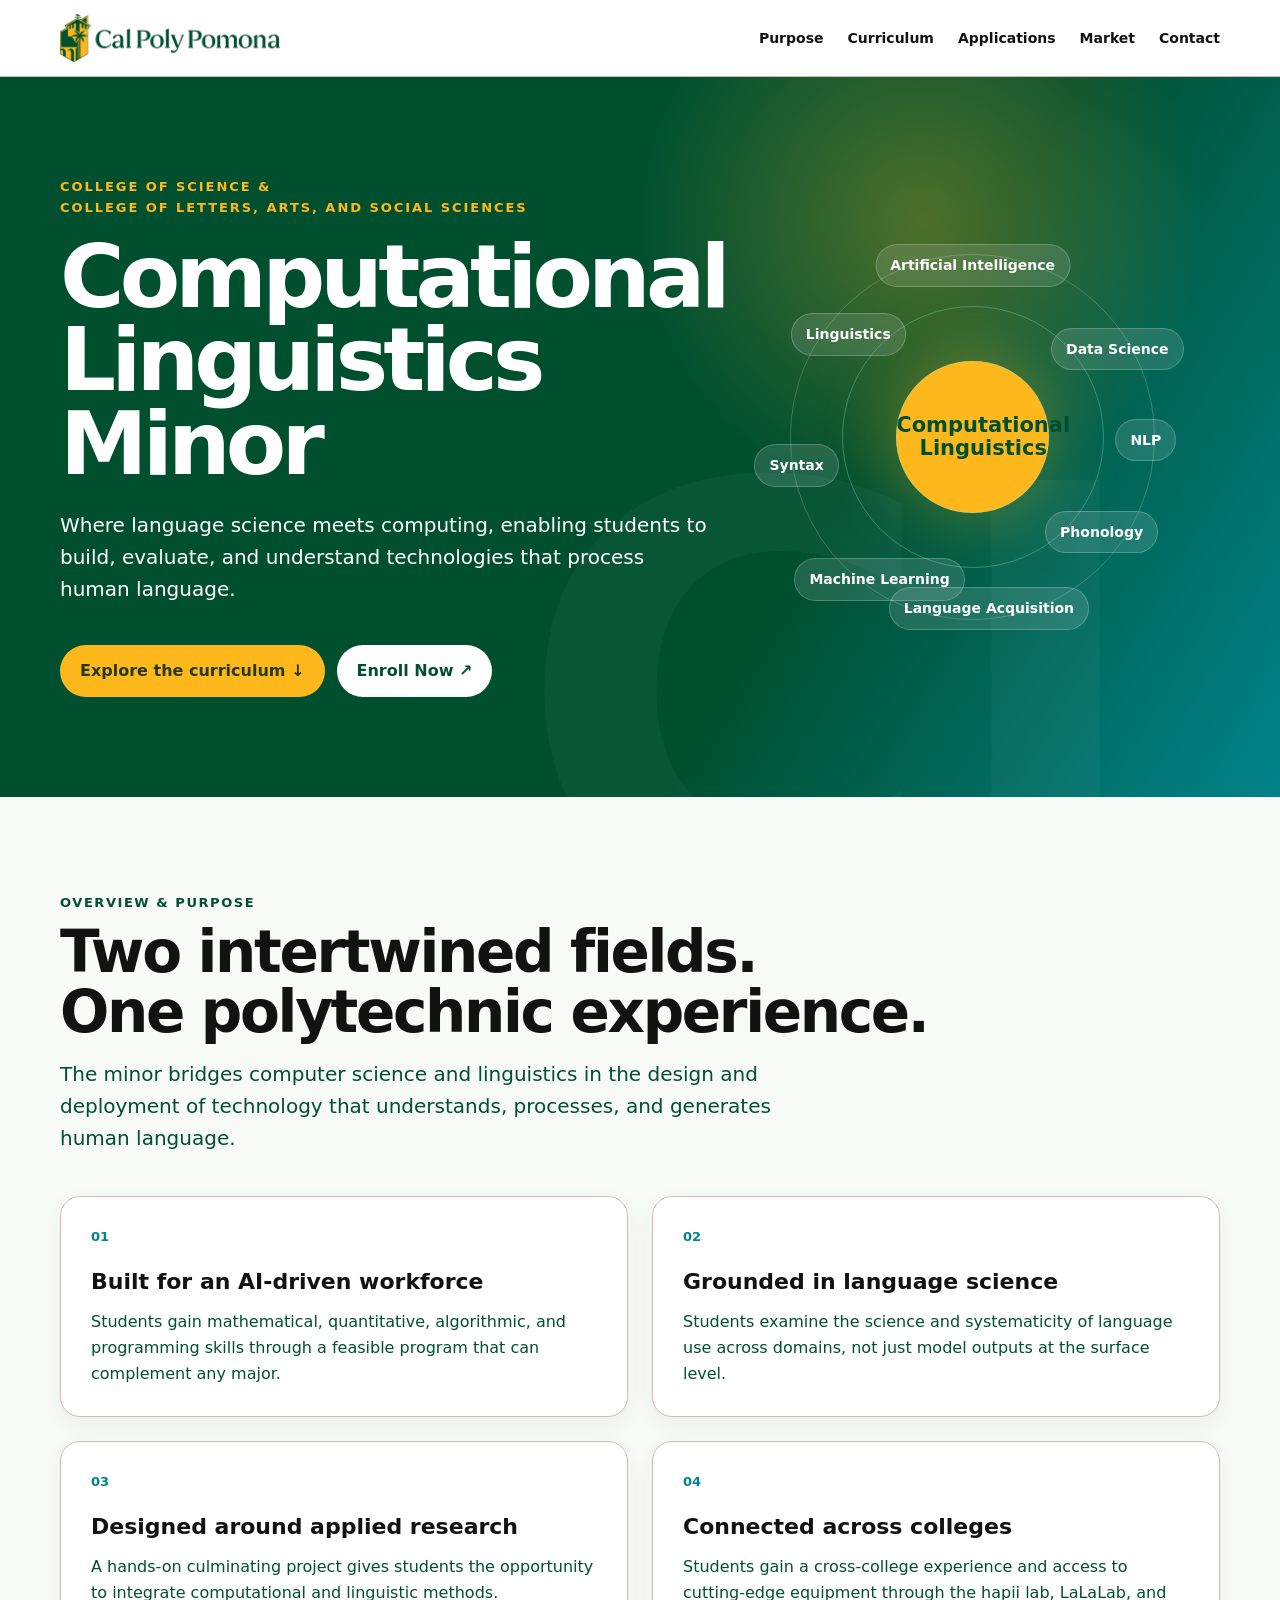
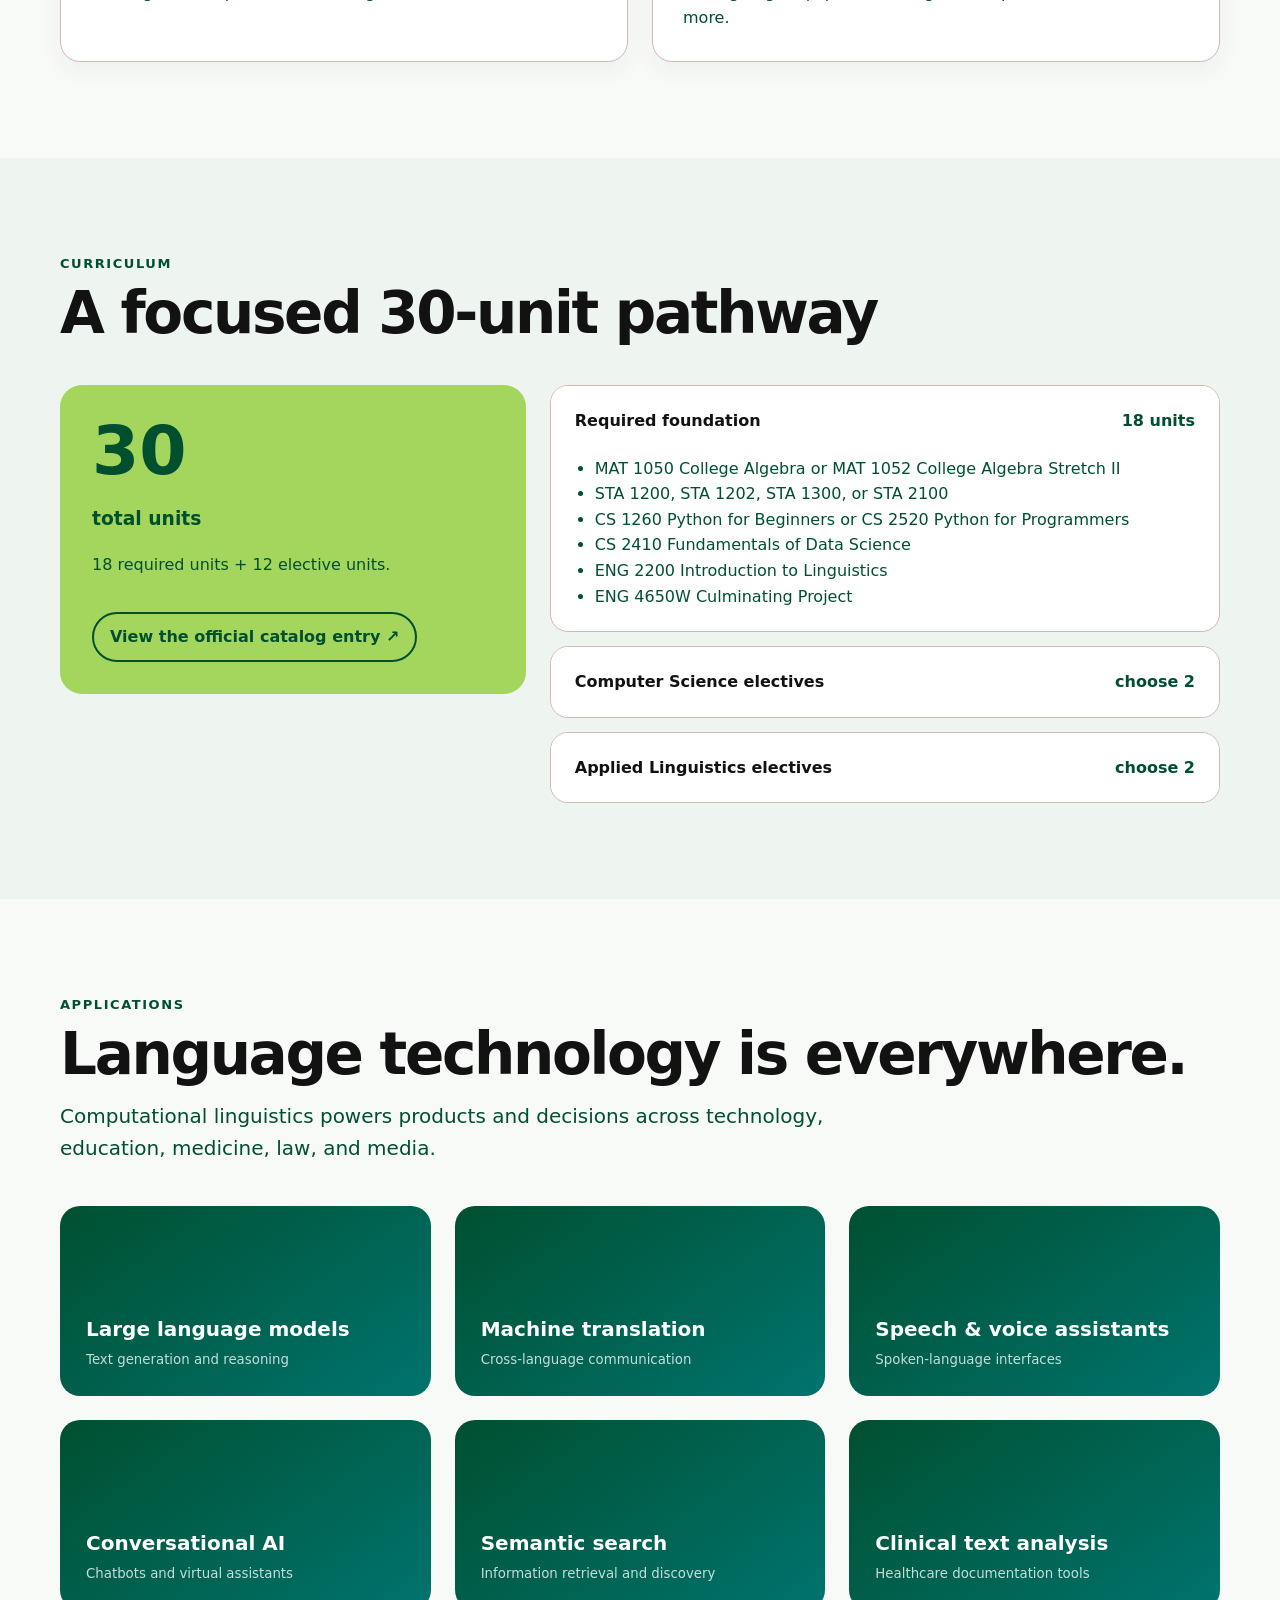
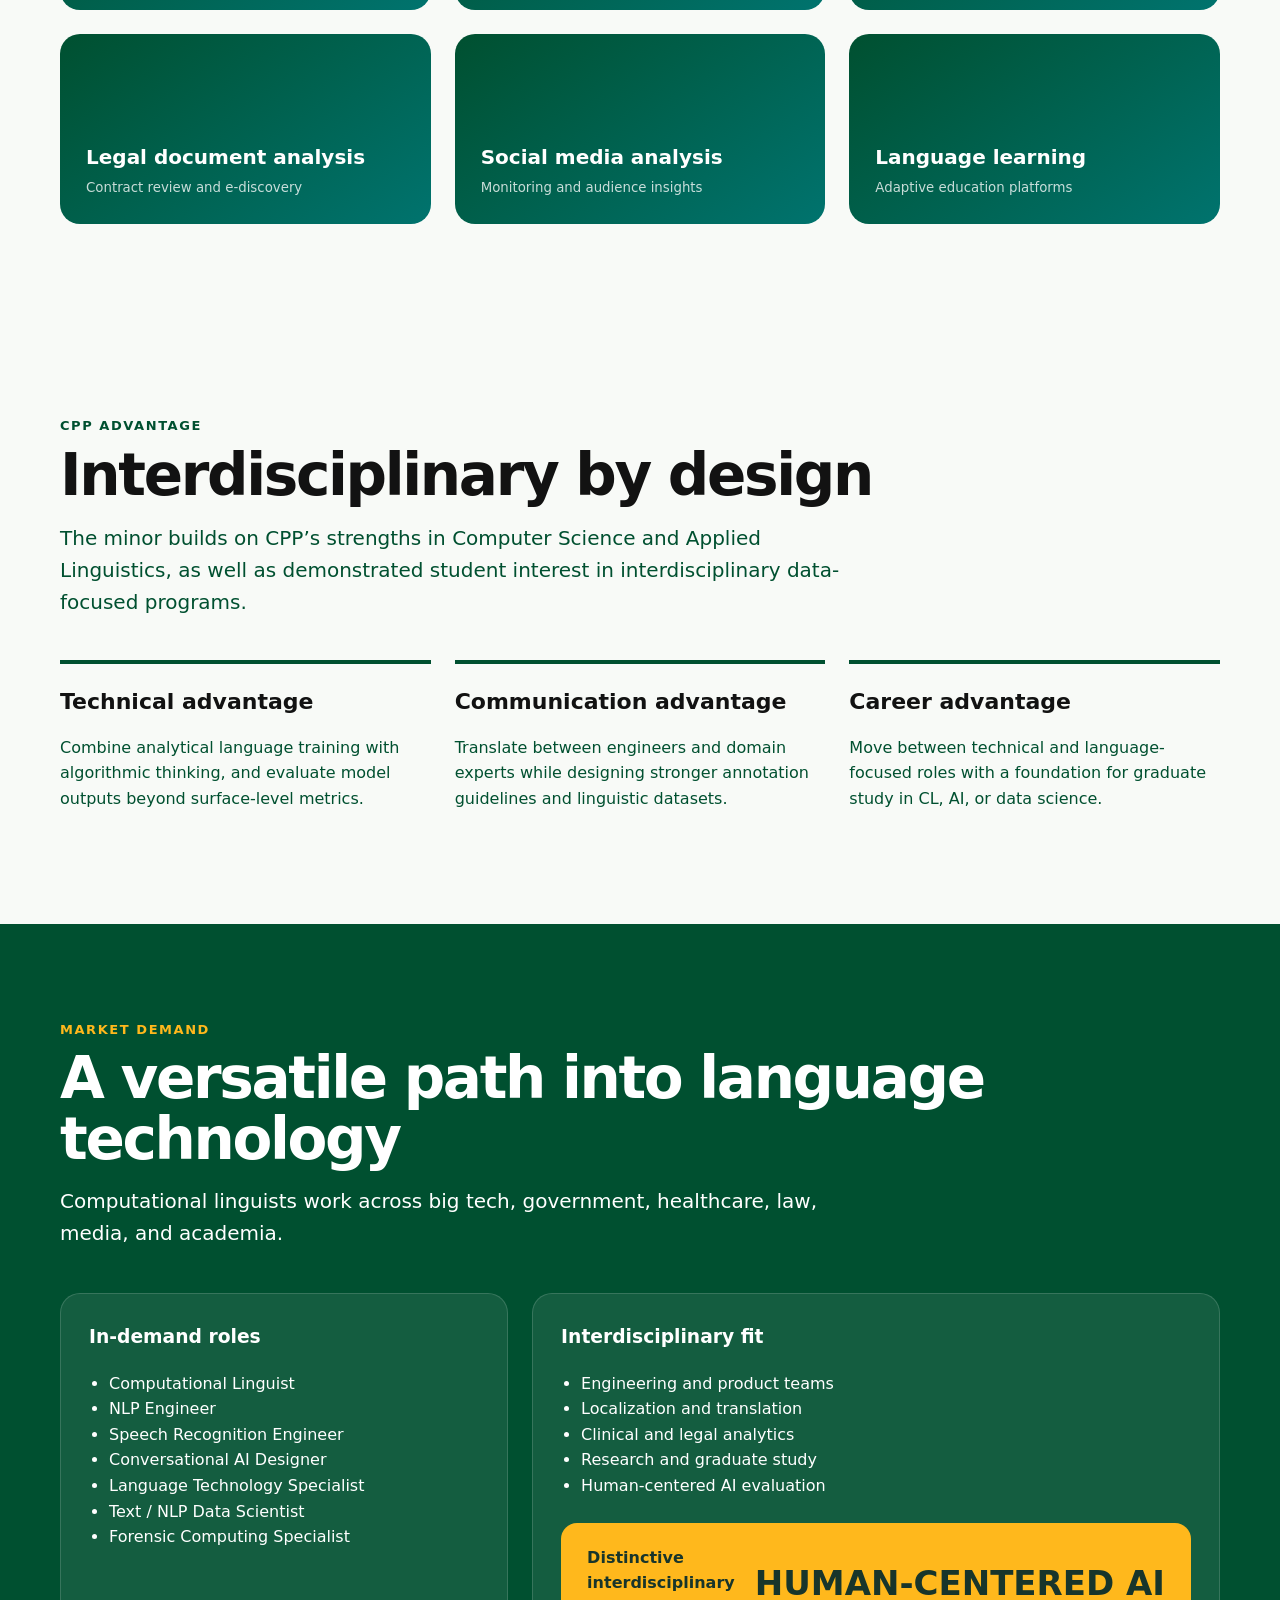
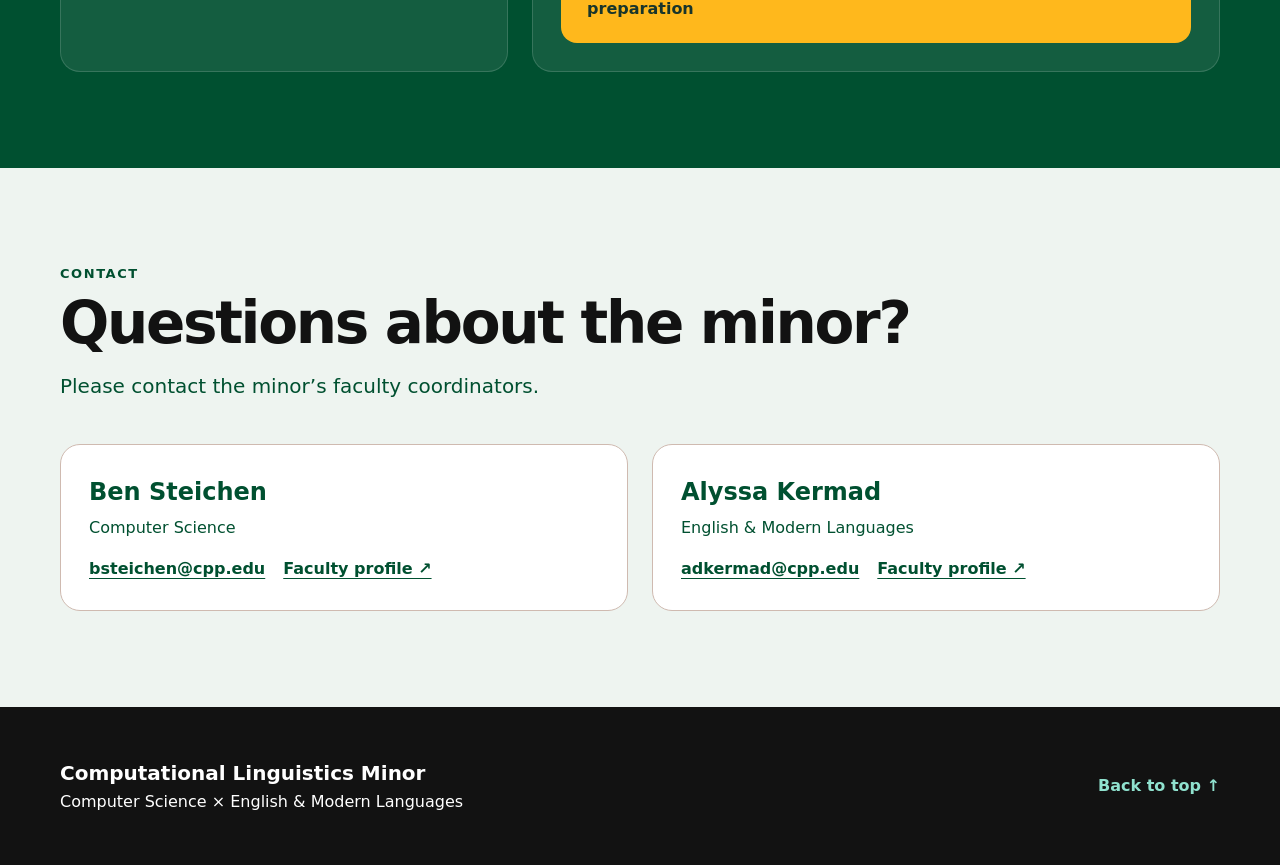
<file: Computational-Linguistics/index.html>
<!doctype html>
<html lang="en">
<head>
  <script async src="https://www.googletagmanager.com/gtag/js?id=G-J1BKKGDNJW"></script>
  <script>
    window.dataLayer = window.dataLayer || [];
    function gtag(){dataLayer.push(arguments);}
    gtag('js', new Date());

    gtag('config', 'G-J1BKKGDNJW');
  </script>
  <meta charset="utf-8">
  <meta name="viewport" content="width=device-width,initial-scale=1">
  <meta name="description" content="Computational Linguistics minor at Cal Poly Pomona">
  <title>Computational Linguistics Minor | Cal Poly Pomona</title>
  <style>
    :root{--green:#005030;--green2:#00838a;--lime:#a4d65e;--teal:#00838a;--gold:#ffb81c;--ink:#121212;--muted:#005030;--paper:#f2eee8;--white:#ffffff;--line:#cfbab0;--shadow:0 18px 50px rgba(0,80,48,.14)}
    *{box-sizing:border-box}html{scroll-behavior:smooth}body{margin:0;color:var(--ink);background:var(--paper);font:16px/1.6 system-ui,-apple-system,BlinkMacSystemFont,"Segoe UI",sans-serif}a{color:inherit}button{font:inherit}
    .wrap{width:min(1160px,calc(100% - 40px));margin:auto}.nav{position:sticky;top:0;z-index:20;background:rgba(255,255,255,.92);backdrop-filter:blur(14px);border-bottom:1px solid var(--line)}.nav-inner{height:76px;display:flex;align-items:center;justify-content:space-between;gap:30px}.brand{display:block;text-decoration:none}.cpp-logo{width:220px;height:auto;display:block}.links{display:flex;gap:24px;font-size:14px;font-weight:700}.links a{text-decoration:none}.links a:hover{color:var(--teal)}
    .hero{min-height:680px;display:grid;place-items:center;overflow:hidden;position:relative;color:white;background:radial-gradient(circle at 72% 20%,rgba(255,183,27,.28),transparent 26%),linear-gradient(120deg,#003b34 0%,#005f58 48%,#073d51 100%)}.hero:after{content:"CL";position:absolute;right:-2vw;bottom:-15vw;font-size:min(45vw,620px);font-weight:900;line-height:1;color:rgba(255,255,255,.035)}.hero-grid{display:grid;grid-template-columns:1.15fr .85fr;gap:64px;align-items:center;padding:100px 0;position:relative;z-index:1}.eyebrow{text-transform:uppercase;letter-spacing:.15em;font-size:13px;font-weight:800;color:#8fe1ce}.hero h1{font-size:clamp(48px,7vw,88px);letter-spacing:-.055em;line-height:.95;margin:16px 0 24px;max-width:800px}.hero p{font-size:20px;color:#d6ebe6;max-width:650px}.cta{display:inline-flex;margin-top:20px;padding:13px 20px;border-radius:999px;background:var(--gold);color:#263a12;text-decoration:none;font-weight:800}.orbit{aspect-ratio:1;border:1px solid rgba(255,255,255,.2);border-radius:50%;display:grid;place-items:center;position:relative}.orbit:before,.orbit:after{content:"";position:absolute;border:1px solid rgba(143,225,206,.35);border-radius:50%}.orbit:before{inset:14%}.orbit:after{inset:29%}.core{width:42%;aspect-ratio:1;border-radius:50%;display:grid;place-items:center;text-align:center;background:var(--gold);color:var(--green);font-weight:900;font-size:clamp(20px,3vw,36px);box-shadow:0 0 70px rgba(255,183,27,.35)}.tag{position:absolute;padding:9px 14px;border-radius:999px;background:rgba(255,255,255,.12);border:1px solid rgba(255,255,255,.22);font-weight:700;font-size:14px;white-space:nowrap}.tag.two{top:-3%;left:50%;transform:translateX(-50%)}.tag.three{bottom:5%;left:1%}.tag.four{top:20%;right:-8%}.tag.five{bottom:18%;right:-1%}.tag.six{top:45%;right:-6%}.tag.seven{top:16%;left:0}.tag.eight{top:52%;left:-10%}.tag.nine{bottom:-3%;right:18%}
    .core{font-size:clamp(16px,1.8vw,21px);line-height:1.1}
    section{padding:96px 0}.kicker{color:var(--teal);font-weight:800;text-transform:uppercase;letter-spacing:.12em;font-size:13px}.section-title{font-size:clamp(36px,5vw,58px);line-height:1.04;letter-spacing:-.04em;margin:8px 0 16px}.lede{font-size:20px;color:var(--muted);max-width:780px;margin:0}.grid{display:grid;gap:24px}.purpose{grid-template-columns:repeat(2,1fr);margin-top:42px}.panel{background:white;border:1px solid var(--line);border-radius:20px;padding:30px;box-shadow:0 8px 24px rgba(0,54,39,.05)}.panel h3{margin:0 0 10px;font-size:22px}.panel p{color:var(--muted);margin:0}.number{font-size:13px;font-weight:900;color:var(--teal);margin-bottom:16px}.curriculum{background:#eef4f0}.curriculum-grid{grid-template-columns:.82fr 1.18fr;margin-top:42px}.unit-card{background:var(--green);color:white;border-radius:22px;padding:32px;position:sticky;top:94px;height:max-content}.unit-card strong{font-size:68px;line-height:1}.unit-card p{color:#cfe4dd}.course-list{display:grid;gap:14px}.course-group{background:white;border:1px solid var(--line);border-radius:18px;overflow:hidden}.course-group button{width:100%;border:0;background:white;padding:22px 24px;display:flex;justify-content:space-between;text-align:left;font-weight:850;color:var(--ink);cursor:pointer}.course-group button span:last-child{color:var(--teal)}.courses{display:none;padding:0 24px 22px;color:var(--muted)}.course-group.open .courses{display:block}.courses ul{margin:0;padding-left:20px}.fine{font-size:13px;color:var(--muted)}
    .apps-grid{grid-template-columns:repeat(3,1fr);margin-top:42px}.app{min-height:190px;border-radius:20px;padding:26px;color:white;display:flex;flex-direction:column;justify-content:flex-end;background:linear-gradient(150deg,#046b72,#003f45)}.app:nth-child(2n){background:linear-gradient(150deg,#13758a,#065064)}.app b{font-size:20px}.app small{opacity:.78;margin-top:4px}.advantages{grid-template-columns:repeat(3,1fr);margin-top:42px}.adv{border-top:4px solid var(--teal);padding-top:20px}.adv h3{font-size:22px;margin:0 0 8px}.adv p{color:var(--muted)}
    .market{background:#003e37;color:white}.market .kicker{color:#8fe1ce}.market .lede{color:#cce1db}.market-grid{grid-template-columns:1fr 1fr;margin-top:44px}.market-card{background:rgba(255,255,255,.08);border:1px solid rgba(255,255,255,.15);border-radius:20px;padding:28px}.market-card h3{margin-top:0;color:#fff}.market-card ul{padding-left:20px;color:#d5e8e2}.salary{margin-top:24px;padding:22px 26px;border-radius:16px;background:var(--gold);color:#18352b;display:flex;align-items:center;justify-content:space-between;gap:20px}.salary strong{font-size:clamp(22px,3vw,34px);line-height:1;white-space:nowrap}.salary span{font-weight:800}
    .landscape{margin-top:42px;display:grid;gap:1px;border:1px solid var(--line);border-radius:20px;overflow:hidden;background:var(--line)}.school{background:#fff;padding:24px;display:grid;grid-template-columns:200px 1fr;gap:20px}.school strong{color:var(--green);font-size:19px}.opportunity{margin-top:30px;padding:28px;border-left:6px solid var(--gold);background:#fff6dc;border-radius:0 16px 16px 0;font-size:19px}.contact{background:#eef4f0}.contact-grid{grid-template-columns:repeat(2,1fr);margin-top:42px}.contact-card{background:#fff;border:1px solid var(--line);border-radius:20px;padding:28px}.contact-card h3{margin:0 0 4px;font-size:24px;color:var(--green)}.contact-card p{margin:0 0 16px;color:var(--muted)}.contact-card a{color:var(--green);font-weight:800;text-decoration-thickness:1px;text-underline-offset:4px}.profile-link{margin-left:18px}.footer{padding:50px 0;background:#102f2b;color:#cce0db}.footer-inner{display:flex;justify-content:space-between;align-items:center;gap:30px}.footer strong{color:white;font-size:20px}.top{text-decoration:none;color:#8fe1ce;font-weight:800}
    .hero{background:radial-gradient(circle at 72% 20%,rgba(255,184,28,.3),transparent 26%),linear-gradient(120deg,#005030 0%,#005030 64%,#00838a 100%)}.hero:after{right:-2vw;bottom:-15vw;font-size:min(45vw,620px)}.hero p{color:#ffffff}.eyebrow{color:#ffb81c}.kicker,.course-group button span:last-child{color:#005030}#purpose,#applications,.advantage-section{background:#f8faf7}.curriculum{background:#eef4f0}.unit-card{background:#a4d65e;color:#005030}.unit-card p{color:#005030}.adv{border-top-color:#005030}.app,.app:nth-child(2n){background:linear-gradient(145deg,#005030 0%,#00838a 145%)}.market{background:#005030}.market .kicker{color:#ffb81c}.market .lede,.market-card ul{color:#ffffff}.footer{background:#121212;color:#ffffff}
    .reveal{opacity:0;transform:translateY(18px);transition:.65s ease}.reveal.visible{opacity:1;transform:none}
    @media(max-width:820px){.links{display:none}.cpp-logo{width:185px}.hero-grid,.purpose,.curriculum-grid,.market-grid,.contact-grid{grid-template-columns:1fr}.hero{min-height:auto}.orbit{max-width:430px;margin:auto;width:100%}.unit-card{position:static}.apps-grid,.advantages{grid-template-columns:1fr 1fr}.school{grid-template-columns:1fr}.footer-inner{align-items:flex-start;flex-direction:column}}
    @media(max-width:540px){.wrap{width:min(100% - 28px,1160px)}section{padding:70px 0}.hero-grid{padding:70px 0;gap:42px}.apps-grid,.advantages{grid-template-columns:1fr}.salary{align-items:flex-start;flex-direction:column}.orbit{width:min(86vw,320px);margin:18px auto 8px;overflow:visible}.tag{font-size:9.5px;padding:5px 8px;transform:none}.tag.two{top:3%;left:50%;right:auto;transform:translateX(-50%)}.tag.three{bottom:18%;left:4%}.tag.four{top:19%;right:5%;left:auto}.tag.five{bottom:18%;right:5%;left:auto}.tag.six{top:46%;right:-4%;left:auto}.tag.seven{top:19%;left:5%;right:auto}.tag.eight{top:46%;left:4%;right:auto}.tag.nine{bottom:2%;left:50%;right:auto;transform:translateX(-50%)}.panel{padding:24px}}
    .enroll{margin-left:12px;background:#ffffff;color:#005030}.catalog-link{display:inline-flex;margin-top:18px;padding:10px 16px;border:2px solid #005030;border-radius:999px;color:#005030;text-decoration:none;font-weight:800}.catalog-link:hover{background:#005030;color:#ffffff}
    @media(prefers-reduced-motion:reduce){html{scroll-behavior:auto}.reveal{opacity:1;transform:none;transition:none}}
  </style>
<link rel="icon" href="./cpp-favicon.ico" type="image/x-icon">
</head>
<body>
  <nav class="nav"><div class="wrap nav-inner"><a class="brand" href="https://www.cpp.edu/"><img class="cpp-logo" src="logo.png" alt="Cal Poly Pomona"></a><div class="links"><a href="#purpose">Purpose</a><a href="#curriculum">Curriculum</a><a href="#applications">Applications</a><a href="#market">Market</a><a href="#contact">Contact</a></div></div></nav>
  <main id="top">
    <header class="hero"><div class="wrap hero-grid"><div><div class="eyebrow">College of Science &amp;<br>College of Letters, Arts, and Social Sciences</div><h1>Computational Linguistics Minor</h1><p>Where language science meets computing, enabling students to build, evaluate, and understand technologies that process human language.</p><a class="cta" href="#curriculum">Explore the curriculum ↓</a><a class="cta enroll" href="https://www.cpp.edu/studentsuccess/directories/declaring-a-minor.shtml">Enroll Now ↗</a></div><div class="orbit" aria-label="Computational linguistics combines language, data, and artificial intelligence"><span class="tag two">Artificial Intelligence</span><span class="tag four">Data Science</span><span class="tag six">NLP</span><span class="tag five">Phonology</span><span class="tag nine">Language Acquisition</span><span class="tag three">Machine Learning</span><span class="tag eight">Syntax</span><span class="tag seven">Linguistics</span><div class="core">Computational<br>Linguistics</div></div></div></header>
    <section id="purpose"><div class="wrap"><div class="kicker">Overview & purpose</div><h2 class="section-title">Two intertwined fields.<br>One polytechnic experience.</h2><p class="lede">The minor bridges computer science and linguistics in the design and deployment of technology that understands, processes, and generates human language.</p><div class="grid purpose">
      <article class="panel reveal"><div class="number">01</div><h3>Built for an AI-driven workforce</h3><p>Students gain mathematical, quantitative, algorithmic, and programming skills through a feasible program that can complement any major.</p></article>
      <article class="panel reveal"><div class="number">02</div><h3>Grounded in language science</h3><p>Students examine the science and systematicity of language use across domains, not just model outputs at the surface level.</p></article>
      <article class="panel reveal"><div class="number">03</div><h3>Designed around applied research</h3><p>A hands-on culminating project gives students the opportunity to integrate computational and linguistic methods.</p></article>
      <article class="panel reveal"><div class="number">04</div><h3>Connected across colleges</h3><p>Students gain a cross-college experience and access to cutting-edge equipment through the hapii lab, LaLaLab, and more.</p></article>
    </div></div></section>
    <section class="curriculum" id="curriculum"><div class="wrap"><div class="kicker">Curriculum</div><h2 class="section-title">A focused 30-unit pathway</h2><div class="grid curriculum-grid"><aside class="unit-card"><strong>30</strong><h3>total units</h3><p>18 required units + 12 elective units.</p><a class="catalog-link" href="https://catalog.cpp.edu/preview_program.php?catoid=78&amp;poid=26672">View the official catalog entry ↗</a></aside><div class="course-list">
      <div class="course-group open"><button aria-expanded="true">Required foundation <span>18 units</span></button><div class="courses"><ul><li>MAT 1050 College Algebra or MAT 1052 College Algebra Stretch II</li><li>STA 1200, STA 1202, STA 1300, or STA 2100</li><li>CS 1260 Python for Beginners or CS 2520 Python for Programmers</li><li>CS 2410 Fundamentals of Data Science</li><li>ENG 2200 Introduction to Linguistics</li><li>ENG 4650W Culminating Project</li></ul></div></div>
      <div class="course-group"><button aria-expanded="false">Computer Science electives <span>choose 2</span></button><div class="courses"><ul><li>CS 4170 Natural Language Processing</li><li>CS 4200 Artificial Intelligence</li><li>CS 4210 Machine Learning and Its Applications</li><li>CS 4250 Web Search and Recommender Systems</li><li>CS 4440 Data Mining</li><li>CS 4680 Prompt Engineering</li></ul></div></div>
      <div class="course-group"><button aria-expanded="false">Applied Linguistics electives <span>choose 2</span></button><div class="courses"><ul><li>ENG 4211 Fundamentals of Syntax</li><li>ENG 4212 Language Acquisition</li><li>ENG 4221 Analysis of Conversation</li><li>ENG 4222 Applied Pragmatics</li><li>ENG 4223 Applied Phonology</li><li>ENG 4224 Digital Analysis of Texts</li></ul></div></div>
    </div></div></div></section>
    <section id="applications"><div class="wrap"><div class="kicker">Applications</div><h2 class="section-title">Language technology is everywhere.</h2><p class="lede">Computational linguistics powers products and decisions across technology, education, medicine, law, and media.</p><div class="grid apps-grid">
      <div class="app reveal"><b>Large language models</b><small>Text generation and reasoning</small></div><div class="app reveal"><b>Machine translation</b><small>Cross-language communication</small></div><div class="app reveal"><b>Speech & voice assistants</b><small>Spoken-language interfaces</small></div><div class="app reveal"><b>Conversational AI</b><small>Chatbots and virtual assistants</small></div><div class="app reveal"><b>Semantic search</b><small>Information retrieval and discovery</small></div><div class="app reveal"><b>Clinical text analysis</b><small>Healthcare documentation tools</small></div><div class="app reveal"><b>Legal document analysis</b><small>Contract review and e-discovery</small></div><div class="app reveal"><b>Social media analysis</b><small>Monitoring and audience insights</small></div><div class="app reveal"><b>Language learning</b><small>Adaptive education platforms</small></div>
    </div></div></section>
    <section class="advantage-section"><div class="wrap"><div class="kicker">CPP advantage</div><h2 class="section-title">Interdisciplinary by design</h2><p class="lede">The minor builds on CPP’s strengths in Computer Science and Applied Linguistics, as well as demonstrated student interest in interdisciplinary data-focused programs.</p><div class="grid advantages"><article class="adv reveal"><h3>Technical advantage</h3><p>Combine analytical language training with algorithmic thinking, and evaluate model outputs beyond surface-level metrics.</p></article><article class="adv reveal"><h3>Communication advantage</h3><p>Translate between engineers and domain experts while designing stronger annotation guidelines and linguistic datasets.</p></article><article class="adv reveal"><h3>Career advantage</h3><p>Move between technical and language-focused roles with a foundation for graduate study in CL, AI, or data science.</p></article></div></div></section>
    <section class="market" id="market"><div class="wrap"><div class="kicker">Market demand</div><h2 class="section-title">A versatile path into language technology</h2><p class="lede">Computational linguists work across big tech, government, healthcare, law, media, and academia.</p><div class="grid market-grid"><article class="market-card"><h3>In-demand roles</h3><ul><li>Computational Linguist</li><li>NLP Engineer</li><li>Speech Recognition Engineer</li><li>Conversational AI Designer</li><li>Language Technology Specialist</li><li>Text / NLP Data Scientist</li><li>Forensic Computing Specialist</li></ul></article><article class="market-card"><h3>Interdisciplinary fit</h3><ul><li>Engineering and product teams</li><li>Localization and translation</li><li>Clinical and legal analytics</li><li>Research and graduate study</li><li>Human-centered AI evaluation</li></ul><div class="salary"><span>Distinctive interdisciplinary preparation</span><strong>HUMAN-CENTERED AI</strong></div></article></div></div></section>
    <section class="contact" id="contact"><div class="wrap"><div class="kicker">Contact</div><h2 class="section-title">Questions about the minor?</h2><p class="lede">Please contact the minor’s faculty coordinators.</p><div class="grid contact-grid"><article class="contact-card reveal"><h3>Ben Steichen</h3><p>Computer Science</p><a href="mailto:bsteichen@cpp.edu">bsteichen@cpp.edu</a><a class="profile-link" href="https://www.cpp.edu/faculty/bsteichen/index.shtml">Faculty profile ↗</a></article><article class="contact-card reveal"><h3>Alyssa Kermad</h3><p>English &amp; Modern Languages</p><a href="mailto:adkermad@cpp.edu">adkermad@cpp.edu</a><a class="profile-link" href="https://www.cpp.edu/faculty/adkermad/index.shtml">Faculty profile ↗</a></article></div></div></section>
  </main>
  <footer class="footer"><div class="wrap footer-inner"><div><strong>Computational Linguistics Minor</strong><br>Computer Science × English & Modern Languages</div><a class="top" href="#top">Back to top ↑</a></div></footer>
  <script>
    document.querySelectorAll('.course-group button').forEach(btn=>btn.addEventListener('click',()=>{const g=btn.parentElement;g.classList.toggle('open');btn.setAttribute('aria-expanded',g.classList.contains('open'))}));
    const observer=new IntersectionObserver(entries=>entries.forEach(e=>{if(e.isIntersecting)e.target.classList.add('visible')}),{threshold:.12});document.querySelectorAll('.reveal').forEach(el=>observer.observe(el));
  </script>
</body>
</html>
</file>
